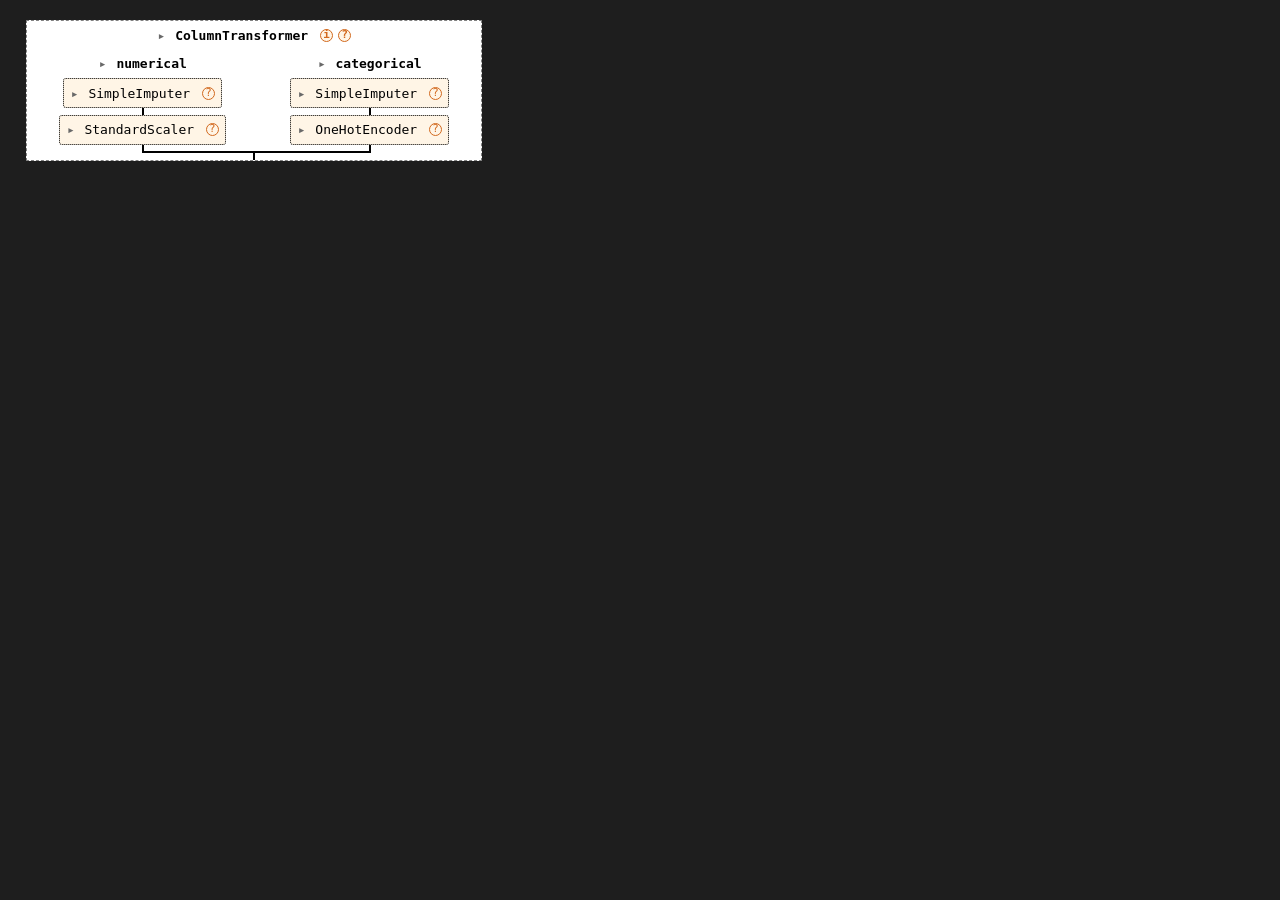
<file: pipeline.html>
<html>
<body style="background:#1e1e1e; padding:20px; margin:0;">
<style>.sk-global {
  /* Definition of color scheme common for light and dark mode */
  --sklearn-color-text: #000;
  --sklearn-color-text-muted: #666;
  --sklearn-color-line: gray;
  /* Definition of color scheme for unfitted estimators */
  --sklearn-color-unfitted-level-0: #fff5e6;
  --sklearn-color-unfitted-level-1: #f6e4d2;
  --sklearn-color-unfitted-level-2: #ffe0b3;
  --sklearn-color-unfitted-level-3: chocolate;
  /* Definition of color scheme for fitted estimators */
  --sklearn-color-fitted-level-0: #f0f8ff;
  --sklearn-color-fitted-level-1: #d4ebff;
  --sklearn-color-fitted-level-2: #b3dbfd;
  --sklearn-color-fitted-level-3: cornflowerblue;
}

.sk-global.light {
  /* Specific color for light theme */
  --sklearn-color-text-on-default-background: black;
  --sklearn-color-background: white;
  --sklearn-color-border-box: black;
  --sklearn-color-icon: #696969;
}

.sk-global.dark {
  --sklearn-color-text-on-default-background: white;
  --sklearn-color-background: #111;
  --sklearn-color-border-box: white;
  --sklearn-color-icon: #878787;
}

.sk-global {
  color: var(--sklearn-color-text);
}

.sk-global pre {
  padding: 0;
}

.sk-global input.sk-hidden--visually {
  border: 0;
  clip-path: inset(100%);
  height: 1px;
  margin: -1px;
  overflow: hidden;
  padding: 0;
  position: absolute;
  width: 1px;
}

.sk-global div.sk-dashed-wrapped {
  border: 1px dashed var(--sklearn-color-line);
  margin: 0 0.4em 0.5em 0.4em;
  box-sizing: border-box;
  padding-bottom: 0.4em;
  background-color: var(--sklearn-color-background);
}

.sk-global div.sk-container {
  /* jupyter's `normalize.less` sets `[hidden] { display: none; }`
     but bootstrap.min.css set `[hidden] { display: none !important; }`
     so we also need the `!important` here to be able to override the
     default hidden behavior on the sphinx rendered scikit-learn.org.
     See: https://github.com/scikit-learn/scikit-learn/issues/21755 */
  display: inline-block !important;
  position: relative;
}

.sk-global div.sk-text-repr-fallback {
  display: none;
}

div.sk-parallel-item,
div.sk-serial,
div.sk-item {
  /* draw centered vertical line to link estimators */
  background-image: linear-gradient(var(--sklearn-color-text-on-default-background), var(--sklearn-color-text-on-default-background));
  background-size: 2px 100%;
  background-repeat: no-repeat;
  background-position: center center;
}

/* Parallel-specific style estimator block */

.sk-global div.sk-parallel-item::after {
  content: "";
  width: 100%;
  border-bottom: 2px solid var(--sklearn-color-text-on-default-background);
  flex-grow: 1;
}

.sk-global div.sk-parallel {
  display: flex;
  align-items: stretch;
  justify-content: center;
  background-color: var(--sklearn-color-background);
  position: relative;
}

.sk-global div.sk-parallel-item {
  display: flex;
  flex-direction: column;
}

.sk-global div.sk-parallel-item:first-child::after {
  align-self: flex-end;
  width: 50%;
}

.sk-global div.sk-parallel-item:last-child::after {
  align-self: flex-start;
  width: 50%;
}

.sk-global div.sk-parallel-item:only-child::after {
  width: 0;
}

/* Serial-specific style estimator block */

.sk-global div.sk-serial {
  display: flex;
  flex-direction: column;
  align-items: center;
  background-color: var(--sklearn-color-background);
  padding-right: 1em;
  padding-left: 1em;
}


/* Toggleable style: style used for estimator/Pipeline/ColumnTransformer box that is
clickable and can be expanded/collapsed.
- Pipeline and ColumnTransformer use this feature and define the default style
- Estimators will overwrite some part of the style using the `sk-estimator` class
*/

/* Pipeline and ColumnTransformer style (default) */

.sk-global div.sk-toggleable {
  /* Default theme specific background. It is overwritten whether we have a
  specific estimator or a Pipeline/ColumnTransformer */
  background-color: var(--sklearn-color-background);
}

/* Toggleable label */
.sk-global label.sk-toggleable__label {
  cursor: pointer;
  display: flex;
  width: 100%;
  margin-bottom: 0;
  padding: 0.5em;
  box-sizing: border-box;
  text-align: center;
  align-items: center;
  justify-content: center;
  gap: 0.5em;
}

.sk-global label.sk-toggleable__label .caption {
  font-size: 0.6rem;
  font-weight: lighter;
  color: var(--sklearn-color-text-muted);
}

.sk-global label.sk-toggleable__label-arrow:before {
  /* Arrow on the left of the label */
  content: "▸";
  float: left;
  margin-right: 0.25em;
  color: var(--sklearn-color-icon);
}

.sk-global label.sk-toggleable__label-arrow:hover:before {
  color: var(--sklearn-color-text);
}

/* Toggleable content - dropdown */

.sk-global div.sk-toggleable__content {
  display: none;
  text-align: left;
  /* unfitted */
  background-color: var(--sklearn-color-unfitted-level-0);
}

.sk-global div.sk-toggleable__content.fitted {
  /* fitted */
  background-color: var(--sklearn-color-fitted-level-0);
}

.sk-global div.sk-toggleable__content pre {
  margin: 0.2em;
  border-radius: 0.25em;
  color: var(--sklearn-color-text);
  /* unfitted */
  background-color: var(--sklearn-color-unfitted-level-0);
}

.sk-global div.sk-toggleable__content.fitted pre {
  /* unfitted */
  background-color: var(--sklearn-color-fitted-level-0);
}

.sk-global input.sk-toggleable__control:checked~div.sk-toggleable__content {
  /* Expand drop-down */
  display: block;
  width: 100%;
  overflow: visible;
}

.sk-global input.sk-toggleable__control:checked~label.sk-toggleable__label-arrow:before {
  content: "▾";
}

/* Pipeline/ColumnTransformer-specific style */

.sk-global div.sk-label input.sk-toggleable__control:checked~label.sk-toggleable__label {
  color: var(--sklearn-color-text);
  background-color: var(--sklearn-color-unfitted-level-2);
}

.sk-global div.sk-label.fitted input.sk-toggleable__control:checked~label.sk-toggleable__label {
  background-color: var(--sklearn-color-fitted-level-2);
}

/* Estimator-specific style */

/* Colorize estimator box */
.sk-global div.sk-estimator input.sk-toggleable__control:checked~label.sk-toggleable__label {
  /* unfitted */
  background-color: var(--sklearn-color-unfitted-level-2);
}

.sk-global div.sk-estimator.fitted input.sk-toggleable__control:checked~label.sk-toggleable__label {
  /* fitted */
  background-color: var(--sklearn-color-fitted-level-2);
}

.sk-global div.sk-label label.sk-toggleable__label,
.sk-global div.sk-label label {
  /* The background is the default theme color */
  color: var(--sklearn-color-text-on-default-background);
}

/* On hover, darken the color of the background */
.sk-global div.sk-label:hover label.sk-toggleable__label {
  color: var(--sklearn-color-text);
  background-color: var(--sklearn-color-unfitted-level-2);
}

/* Label box, darken color on hover, fitted */
.sk-global div.sk-label.fitted:hover label.sk-toggleable__label.fitted {
  color: var(--sklearn-color-text);
  background-color: var(--sklearn-color-fitted-level-2);
}

/* Estimator label */

.sk-global div.sk-label label {
  font-family: monospace;
  font-weight: bold;
  line-height: 1.2em;
}

.sk-global div.sk-label-container {
  text-align: center;
}

/* Estimator-specific */
.sk-global div.sk-estimator {
  font-family: monospace;
  border: 1px dotted var(--sklearn-color-border-box);
  border-radius: 0.25em;
  box-sizing: border-box;
  margin-bottom: 0.5em;
  /* unfitted */
  background-color: var(--sklearn-color-unfitted-level-0);
}

.sk-global div.sk-estimator.fitted {
  /* fitted */
  background-color: var(--sklearn-color-fitted-level-0);
}

/* on hover */
.sk-global div.sk-estimator:hover {
  /* unfitted */
  background-color: var(--sklearn-color-unfitted-level-2);
}

.sk-global div.sk-estimator.fitted:hover {
  /* fitted */
  background-color: var(--sklearn-color-fitted-level-2);
}

/* Specification for estimator info (e.g. "i" and "?") */

/* Common style for "i" and "?" */

.sk-estimator-doc-link,
a:link.sk-estimator-doc-link,
a:visited.sk-estimator-doc-link {
  float: right;
  font-size: smaller;
  line-height: 1em;
  font-family: monospace;
  background-color: var(--sklearn-color-unfitted-level-0);
  border-radius: 1em;
  height: 1em;
  width: 1em;
  text-decoration: none !important;
  margin-left: 0.5em;
  text-align: center;
  /* unfitted */
  border: var(--sklearn-color-unfitted-level-3) 1pt solid;
  color: var(--sklearn-color-unfitted-level-3);
}

.sk-estimator-doc-link.fitted,
a:link.sk-estimator-doc-link.fitted,
a:visited.sk-estimator-doc-link.fitted {
  /* fitted */
  background-color: var(--sklearn-color-fitted-level-0);
  border: var(--sklearn-color-fitted-level-3) 1pt solid;
  color: var(--sklearn-color-fitted-level-3);
}

/* On hover */
div.sk-estimator:hover .sk-estimator-doc-link:hover,
.sk-estimator-doc-link:hover,
div.sk-label-container:hover .sk-estimator-doc-link:hover,
.sk-estimator-doc-link:hover {
  /* unfitted */
  background-color: var(--sklearn-color-unfitted-level-3);
  border: var(--sklearn-color-fitted-level-0) 1pt solid;
  color: var(--sklearn-color-unfitted-level-0);
  text-decoration: none;
}

div.sk-estimator.fitted:hover .sk-estimator-doc-link.fitted:hover,
.sk-estimator-doc-link.fitted:hover,
div.sk-label-container:hover .sk-estimator-doc-link.fitted:hover,
.sk-estimator-doc-link.fitted:hover {
  /* fitted */
  background-color: var(--sklearn-color-fitted-level-3);
  border: var(--sklearn-color-fitted-level-0) 1pt solid;
  color: var(--sklearn-color-fitted-level-0);
  text-decoration: none;
}

/* Span, style for the box shown on hovering the info icon */
.sk-estimator-doc-link span {
  display: none;
  z-index: 9999;
  position: relative;
  font-weight: normal;
  right: .2ex;
  padding: .5ex;
  margin: .5ex;
  width: min-content;
  min-width: 20ex;
  max-width: 50ex;
  color: var(--sklearn-color-text);
  box-shadow: 2pt 2pt 4pt #999;
  /* unfitted */
  background: var(--sklearn-color-unfitted-level-0);
  border: .5pt solid var(--sklearn-color-unfitted-level-3);
}

.sk-estimator-doc-link.fitted span {
  /* fitted */
  background: var(--sklearn-color-fitted-level-0);
  border: var(--sklearn-color-fitted-level-3);
}

.sk-estimator-doc-link:hover span {
  display: block;
}

/* "?"-specific style due to the `<a>` HTML tag */

.sk-global a.estimator_doc_link {
  float: right;
  font-size: 1rem;
  line-height: 1em;
  font-family: monospace;
  background-color: var(--sklearn-color-unfitted-level-0);
  border-radius: 1rem;
  height: 1rem;
  width: 1rem;
  text-decoration: none;
  /* unfitted */
  color: var(--sklearn-color-unfitted-level-1);
  border: var(--sklearn-color-unfitted-level-1) 1pt solid;
}

.sk-global a.estimator_doc_link.fitted {
  /* fitted */
  background-color: var(--sklearn-color-fitted-level-0);
  border: var(--sklearn-color-fitted-level-1) 1pt solid;
  color: var(--sklearn-color-fitted-level-1);
}

/* On hover */
.sk-global a.estimator_doc_link:hover {
  /* unfitted */
  background-color: var(--sklearn-color-unfitted-level-3);
  color: var(--sklearn-color-background);
  text-decoration: none;
}

.sk-global a.estimator_doc_link.fitted:hover {
  /* fitted */
  background-color: var(--sklearn-color-fitted-level-3);
}

.sk-top-container.sk-global {
  /* pydata-sphinx-theme hides overflow, so scrolling is disabled.
   We need to set it to !important and add tabindex="0" in the HTML
   to allow keyboard-only users to navigate the display. */
  overflow-x: scroll !important;
  max-width: 100%;
}

.estimator-table {
    font-family: monospace;
}

.estimator-table summary {
    padding: .5rem;
    cursor: pointer;
}

.estimator-table summary::marker {
    font-size: 0.7rem;
}

.estimator-table details[open] {
    padding-left: 0.1rem;
    padding-right: 0.1rem;
    padding-bottom: 0.3rem;
}

.estimator-table .parameters-table {
    margin-left: auto !important;
    margin-right: auto !important;
    margin-top: 0;
}

.estimator-table .parameters-table tr:nth-child(odd) {
    background-color: #fff;
}

.estimator-table .parameters-table tr:nth-child(even) {
    background-color: #f6f6f6;
}

.estimator-table .parameters-table tr:hover td {
    background-color: #e0e0e0;
}

.estimator-table table :is(td, th) {
    border: 1px solid rgba(106, 105, 104, 0.232);
}

/*
    `table td`is set in notebook with right text-align.
    We need to overwrite it.
*/
.estimator-table table td.param {
    text-align: left;
    position: relative;
    padding: 0;
}

.user-set td {
    color:rgb(255, 94, 0);
    text-align: left !important;
}

.user-set td.value {
    color:rgb(255, 94, 0);
    background-color: transparent;
}

.default td, .estimator-table th {
    color: black;
    text-align: left !important;
}

.user-set td i,
.default td i {
    color: black;
}

td.fitted-att-type {
    white-space: preserve nowrap;
}

/*
    Styles for parameter documentation links
    We need styling for visited so jupyter doesn't overwrite it
*/
a.param-doc-link,
a.param-doc-link:link,
a.param-doc-link:visited {
    text-decoration: underline dashed;
    text-underline-offset: .3em;
    color: inherit;
    display: block;
    padding: .5em;
}

@supports(anchor-name: --doc-link) {
    a.param-doc-link,
    a.param-doc-link:link,
    a.param-doc-link:visited {
    anchor-name: --doc-link;
    }
}

/* "hack" to make the entire area of the cell containing the link clickable */
a.param-doc-link::before {
    position: absolute;
    content: "";
    inset: 0;
}

.param-doc-description {
    display: none;
    position: absolute;
    z-index: 9999;
    left: 0;
    padding: .5ex;
    margin-left: 1.5em;
    color: var(--sklearn-color-text);
    box-shadow: .3em .3em .4em #999;
    width: max-content;
    text-align: left;
    max-height: 10em;
    overflow-y: auto;

    /* unfitted */
    background: var(--sklearn-color-unfitted-level-0);
    border: thin solid var(--sklearn-color-unfitted-level-3);
}

@supports(position-area: center right) {
    .param-doc-description {
    position-area: center right;
    position: fixed;
    margin-left: 0;
    }
}

/* Fitted state for parameter tooltips */
.fitted .param-doc-description {
    /* fitted */
    background: var(--sklearn-color-fitted-level-0);
    border: thin solid var(--sklearn-color-fitted-level-3);
}

.param-doc-link:hover .param-doc-description {
    display: block;
}

.copy-paste-icon {
    background-image: url([data-uri]);
    background-repeat: no-repeat;
    background-size: 14px 14px;
    background-position: 0;
    display: inline-block;
    width: 14px;
    height: 14px;
    cursor: pointer;
    border: none;
    padding: 0;
    background-color: transparent;
}

.copy-paste-icon:focus-visible {
    outline: 1px solid currentColor;
    outline-offset: 1px;
}

.features {
  font-family: monospace;
  cursor: pointer;
  background-color: var(--sklearn-color-unfitted-level-0);
  border: 1px dotted var(--sklearn-color-border-box);
  border-radius: .20em;
  margin-bottom: 0.5em;
  font-size: inherit; /* Needed for jupyter */
}

.features.fitted {
  background-color: var(--sklearn-color-fitted-level-0);
}

.features summary {
  cursor: pointer;
  display: flex;
  margin-bottom: 0;
  text-align: center;
  align-items: center;
  justify-content: center;
  gap: 0.5em;
  padding: .25em;
}

.features details[open] > summary {
  color: var(--sklearn-color-text);
  background-color: var(--sklearn-color-unfitted-level-2);
  border-radius: .20em 0 0 0;
}

.features.fitted details[open] > summary {
  background-color: var(--sklearn-color-fitted-level-2);
  border-radius: .20em 0 0 0;
}

.features details > summary .arrow::before {
  content: "▸";
  color: grey;
}

.features details[open] > summary .arrow::before {
  content: "▾";
}

.features details:hover > summary {
  margin: 0;
  background-color: var(--sklearn-color-unfitted-level-2);
}

.features.fitted details:hover > summary {
  margin: 0;
  background-color: var(--sklearn-color-fitted-level-2);
}

.features .features-container {
  max-height: 10em;
  overflow: auto;
  scrollbar-width: thin;
  padding: .25em 0.1rem;
  background-color: var(--sklearn-color-unfitted-level-0);
  border-radius: 0 0 .5em .5em;
}

.features.fitted .features-container {
  background-color: var(--sklearn-color-fitted-level-0);
}

.features .image-container {
  block-size: 1em;
  inline-size: 1em;
  padding: 0;
  margin: 0%;
  display: flex;
  justify-content: center;
  align-items: center;
}

.features .copy-paste-icon {
  background-size: 1em 1em;
  width: 1em;
  height: 1em;
  filter: grayscale(100%) opacity(60%);
}

.features .features-container table {
  width: 100%;
  margin: 0.01em;
}

.features .features-container table tr:nth-child(odd) {
  background-color: #fff;
}

.features .features-container table tr:nth-child(even) {
  background-color: #f6f6f6;
}

.features .features-container table tr:hover {
  background-color: #e0e0e0;
}

.features .features-container table {
  table-layout: inherit;
}

.features .features-container table td {
  text-align: left;
  padding: 0 0.5em;
  border: 1px solid rgba(106, 105, 104, 0.232);
  white-space: nowrap;
  color: var(--sklearn-color-text);
}

.total_features {
  display: flex;
  justify-content: center;
  margin-top: 0.5em;
}
</style><body><div id="sk-container-id-2" tabindex="0" class="sk-top-container sk-global"><div class="sk-text-repr-fallback"><pre>ColumnTransformer(transformers=[(&#x27;numerical&#x27;,
                                 Pipeline(steps=[(&#x27;impute&#x27;,
                                                  SimpleImputer(strategy=&#x27;median&#x27;)),
                                                 (&#x27;scale&#x27;, StandardScaler())]),
                                 [&#x27;latitude&#x27;, &#x27;longitude&#x27;, &#x27;price&#x27;,
                                  &#x27;minimum_nights&#x27;, &#x27;number_of_reviews&#x27;,
                                  &#x27;reviews_per_month&#x27;,
                                  &#x27;calculated_host_listings_count&#x27;,
                                  &#x27;availability_365&#x27;]),
                                (&#x27;categorical&#x27;,
                                 Pipeline(steps=[(&#x27;impute&#x27;,
                                                  SimpleImputer(strategy=&#x27;most_frequent&#x27;)),
                                                 (&#x27;encode&#x27;,
                                                  OneHotEncoder(handle_unknown=&#x27;ignore&#x27;))]),
                                 [&#x27;neighbourhood_group&#x27;, &#x27;neighbourhood&#x27;])])</pre><b>In a Jupyter environment, please rerun this cell to show the HTML representation or trust the notebook. <br />On GitHub, the HTML representation is unable to render, please try loading this page with nbviewer.org.</b></div><div class="sk-container" hidden><div class="sk-item sk-dashed-wrapped"><div class="sk-label-container"><div class="sk-label  sk-toggleable"><input class="sk-toggleable__control sk-hidden--visually sk-global" id="sk-estimator-id-8" type="checkbox" ><label for="sk-estimator-id-8" class="sk-toggleable__label  sk-toggleable__label-arrow"><div><div>ColumnTransformer</div></div><div><a class="sk-estimator-doc-link " rel="noreferrer" target="_blank" href="https://scikit-learn.org/1.9/modules/generated/sklearn.compose.ColumnTransformer.html">?<span>Documentation for ColumnTransformer</span></a><span class="sk-estimator-doc-link ">i<span>Not fitted</span></span></div></label><div class="sk-toggleable__content " data-param-prefix="">
        <div class="estimator-table">
            <details>
                <summary>Parameters</summary>
                <table class="parameters-table">
                  <tbody>
                    
        <tr class="user-set">
            <td><button type="button" class="copy-paste-icon"
                 aria-label="Copy transformers to clipboard"
                 onclick="copyToClipboard('transformers',
                          this.parentElement.nextElementSibling)"
            ></button></td>
            <td class="param">
        <a class="param-doc-link"
            style="anchor-name: --doc-link-transformers;"
            rel="noreferrer" target="_blank" href="https://scikit-learn.org/1.9/modules/generated/sklearn.compose.ColumnTransformer.html#:~:text=transformers,-list%20of%20tuples">
            transformers
            <span class="param-doc-description"
            style="position-anchor: --doc-link-transformers;">
            transformers: list of tuples<br><br>List of (name, transformer, columns) tuples specifying the<br>transformer objects to be applied to subsets of the data.<br><br>name : str<br>    Like in Pipeline and FeatureUnion, this allows the transformer and<br>    its parameters to be set using ``set_params`` and searched in grid<br>    search.<br>transformer : {&#x27;drop&#x27;, &#x27;passthrough&#x27;} or estimator<br>    Estimator must support :term:`fit` and :term:`transform`.<br>    Special-cased strings &#x27;drop&#x27; and &#x27;passthrough&#x27; are accepted as<br>    well, to indicate to drop the columns or to pass them through<br>    untransformed, respectively.<br>columns :  str, array-like of str, int, array-like of int,                 array-like of bool, slice or callable<br>    Indexes the data on its second axis. Integers are interpreted as<br>    positional columns, while strings can reference DataFrame columns<br>    by name.  A scalar string or int should be used where<br>    ``transformer`` expects X to be a 1d array-like (vector),<br>    otherwise a 2d array will be passed to the transformer.<br>    A callable is passed the input data `X` and can return any of the<br>    above. To select multiple columns by name or dtype, you can use<br>    :obj:`make_column_selector`.</span>
        </a>
    </td>
            <td class="value">[(&#x27;numerical&#x27;, ...), (&#x27;categorical&#x27;, ...)]</td>
        </tr>
    

        <tr class="default">
            <td><button type="button" class="copy-paste-icon"
                 aria-label="Copy remainder to clipboard"
                 onclick="copyToClipboard('remainder',
                          this.parentElement.nextElementSibling)"
            ></button></td>
            <td class="param">
        <a class="param-doc-link"
            style="anchor-name: --doc-link-remainder;"
            rel="noreferrer" target="_blank" href="https://scikit-learn.org/1.9/modules/generated/sklearn.compose.ColumnTransformer.html#:~:text=remainder,-%7B%27drop%27%2C%20%27passthrough%27%7D%20or%20estimator%2C%20default%3D%27drop%27">
            remainder
            <span class="param-doc-description"
            style="position-anchor: --doc-link-remainder;">
            remainder: {&#x27;drop&#x27;, &#x27;passthrough&#x27;} or estimator, default=&#x27;drop&#x27;<br><br>By default, only the specified columns in `transformers` are<br>transformed and combined in the output, and the non-specified<br>columns are dropped. (default of ``&#x27;drop&#x27;``).<br>By specifying ``remainder=&#x27;passthrough&#x27;``, all remaining columns that<br>were not specified in `transformers`, but present in the data passed<br>to `fit` will be automatically passed through. This subset of columns<br>is concatenated with the output of the transformers. For dataframes,<br>extra columns not seen during `fit` will be excluded from the output<br>of `transform`.<br>By setting ``remainder`` to be an estimator, the remaining<br>non-specified columns will use the ``remainder`` estimator. The<br>estimator must support :term:`fit` and :term:`transform`.<br>Note that using this feature requires that the DataFrame columns<br>input at :term:`fit` and :term:`transform` have identical order.</span>
        </a>
    </td>
            <td class="value">&#x27;drop&#x27;</td>
        </tr>
    

        <tr class="default">
            <td><button type="button" class="copy-paste-icon"
                 aria-label="Copy sparse_threshold to clipboard"
                 onclick="copyToClipboard('sparse_threshold',
                          this.parentElement.nextElementSibling)"
            ></button></td>
            <td class="param">
        <a class="param-doc-link"
            style="anchor-name: --doc-link-sparse_threshold;"
            rel="noreferrer" target="_blank" href="https://scikit-learn.org/1.9/modules/generated/sklearn.compose.ColumnTransformer.html#:~:text=sparse_threshold,-float%2C%20default%3D0.3">
            sparse_threshold
            <span class="param-doc-description"
            style="position-anchor: --doc-link-sparse_threshold;">
            sparse_threshold: float, default=0.3<br><br>If the output of the different transformers contains sparse matrices,<br>these will be stacked as a sparse matrix if the overall density is<br>lower than this value. Use ``sparse_threshold=0`` to always return<br>dense.  When the transformed output consists of all dense data, the<br>stacked result will be dense, and this keyword will be ignored.</span>
        </a>
    </td>
            <td class="value">0.3</td>
        </tr>
    

        <tr class="default">
            <td><button type="button" class="copy-paste-icon"
                 aria-label="Copy n_jobs to clipboard"
                 onclick="copyToClipboard('n_jobs',
                          this.parentElement.nextElementSibling)"
            ></button></td>
            <td class="param">
        <a class="param-doc-link"
            style="anchor-name: --doc-link-n_jobs;"
            rel="noreferrer" target="_blank" href="https://scikit-learn.org/1.9/modules/generated/sklearn.compose.ColumnTransformer.html#:~:text=n_jobs,-int%2C%20default%3DNone">
            n_jobs
            <span class="param-doc-description"
            style="position-anchor: --doc-link-n_jobs;">
            n_jobs: int, default=None<br><br>Number of jobs to run in parallel.<br>``None`` means 1 unless in a :obj:`joblib.parallel_backend` context.<br>``-1`` means using all processors. See :term:`Glossary &lt;n_jobs&gt;`<br>for more details.</span>
        </a>
    </td>
            <td class="value">None</td>
        </tr>
    

        <tr class="default">
            <td><button type="button" class="copy-paste-icon"
                 aria-label="Copy transformer_weights to clipboard"
                 onclick="copyToClipboard('transformer_weights',
                          this.parentElement.nextElementSibling)"
            ></button></td>
            <td class="param">
        <a class="param-doc-link"
            style="anchor-name: --doc-link-transformer_weights;"
            rel="noreferrer" target="_blank" href="https://scikit-learn.org/1.9/modules/generated/sklearn.compose.ColumnTransformer.html#:~:text=transformer_weights,-dict%2C%20default%3DNone">
            transformer_weights
            <span class="param-doc-description"
            style="position-anchor: --doc-link-transformer_weights;">
            transformer_weights: dict, default=None<br><br>Multiplicative weights for features per transformer. The output of the<br>transformer is multiplied by these weights. Keys are transformer names,<br>values the weights.</span>
        </a>
    </td>
            <td class="value">None</td>
        </tr>
    

        <tr class="default">
            <td><button type="button" class="copy-paste-icon"
                 aria-label="Copy verbose to clipboard"
                 onclick="copyToClipboard('verbose',
                          this.parentElement.nextElementSibling)"
            ></button></td>
            <td class="param">
        <a class="param-doc-link"
            style="anchor-name: --doc-link-verbose;"
            rel="noreferrer" target="_blank" href="https://scikit-learn.org/1.9/modules/generated/sklearn.compose.ColumnTransformer.html#:~:text=verbose,-bool%2C%20default%3DFalse">
            verbose
            <span class="param-doc-description"
            style="position-anchor: --doc-link-verbose;">
            verbose: bool, default=False<br><br>If True, the time elapsed while fitting each transformer will be<br>printed as it is completed.</span>
        </a>
    </td>
            <td class="value">False</td>
        </tr>
    

        <tr class="default">
            <td><button type="button" class="copy-paste-icon"
                 aria-label="Copy verbose_feature_names_out to clipboard"
                 onclick="copyToClipboard('verbose_feature_names_out',
                          this.parentElement.nextElementSibling)"
            ></button></td>
            <td class="param">
        <a class="param-doc-link"
            style="anchor-name: --doc-link-verbose_feature_names_out;"
            rel="noreferrer" target="_blank" href="https://scikit-learn.org/1.9/modules/generated/sklearn.compose.ColumnTransformer.html#:~:text=verbose_feature_names_out,-bool%2C%20str%20or%20Callable%5B%5Bstr%2C%20str%5D%2C%20str%5D%2C%20default%3DTrue">
            verbose_feature_names_out
            <span class="param-doc-description"
            style="position-anchor: --doc-link-verbose_feature_names_out;">
            verbose_feature_names_out: bool, str or Callable[[str, str], str], default=True<br><br>- If True, :meth:`ColumnTransformer.get_feature_names_out` will prefix<br>  all feature names with the name of the transformer that generated that<br>  feature. It is equivalent to setting<br>  `verbose_feature_names_out=&quot;{transformer_name}__{feature_name}&quot;`.<br>- If False, :meth:`ColumnTransformer.get_feature_names_out` will not<br>  prefix any feature names and will error if feature names are not<br>  unique.<br>- If ``Callable[[str, str], str]``,<br>  :meth:`ColumnTransformer.get_feature_names_out` will rename all the features<br>  using the name of the transformer. The first argument of the callable is the<br>  transformer name and the second argument is the feature name. The returned<br>  string will be the new feature name.<br>- If ``str``, it must be a string ready for formatting. The given string will<br>  be formatted using two field names: ``transformer_name`` and ``feature_name``.<br>  e.g. ``&quot;{feature_name}__{transformer_name}&quot;``. See :meth:`str.format` method<br>  from the standard library for more info.<br><br>.. versionadded:: 1.0<br><br>.. versionchanged:: 1.6<br>    `verbose_feature_names_out` can be a callable or a string to be formatted.</span>
        </a>
    </td>
            <td class="value">True</td>
        </tr>
    
                  </tbody>
                </table>
            </details>
        </div>
    </div></div></div><div class="sk-parallel"><div class="sk-parallel-item"><div class="sk-item"><div class="sk-label-container"><div class="sk-label  sk-toggleable"><input class="sk-toggleable__control sk-hidden--visually sk-global" id="sk-estimator-id-9" type="checkbox" ><label for="sk-estimator-id-9" class="sk-toggleable__label  sk-toggleable__label-arrow"><div><div>numerical</div></div></label><div class="sk-toggleable__content " data-param-prefix="numerical__"><pre>[&#x27;latitude&#x27;, &#x27;longitude&#x27;, &#x27;price&#x27;, &#x27;minimum_nights&#x27;, &#x27;number_of_reviews&#x27;, &#x27;reviews_per_month&#x27;, &#x27;calculated_host_listings_count&#x27;, &#x27;availability_365&#x27;]</pre></div></div></div><div class="sk-serial"><div class="sk-item"><div class="sk-serial"><div class="sk-item"><div class="sk-estimator  sk-toggleable"><input class="sk-toggleable__control sk-hidden--visually sk-global" id="sk-estimator-id-10" type="checkbox" ><label for="sk-estimator-id-10" class="sk-toggleable__label  sk-toggleable__label-arrow"><div><div>SimpleImputer</div></div><div><a class="sk-estimator-doc-link " rel="noreferrer" target="_blank" href="https://scikit-learn.org/1.9/modules/generated/sklearn.impute.SimpleImputer.html">?<span>Documentation for SimpleImputer</span></a></div></label><div class="sk-toggleable__content " data-param-prefix="numerical__impute__">
        <div class="estimator-table">
            <details>
                <summary>Parameters</summary>
                <table class="parameters-table">
                  <tbody>
                    
        <tr class="user-set">
            <td><button type="button" class="copy-paste-icon"
                 aria-label="Copy strategy to clipboard"
                 onclick="copyToClipboard('strategy',
                          this.parentElement.nextElementSibling)"
            ></button></td>
            <td class="param">
        <a class="param-doc-link"
            style="anchor-name: --doc-link-strategy;"
            rel="noreferrer" target="_blank" href="https://scikit-learn.org/1.9/modules/generated/sklearn.impute.SimpleImputer.html#:~:text=strategy,-str%20or%20Callable%2C%20default%3D%27mean%27">
            strategy
            <span class="param-doc-description"
            style="position-anchor: --doc-link-strategy;">
            strategy: str or Callable, default=&#x27;mean&#x27;<br><br>The imputation strategy.<br><br>- If &quot;mean&quot;, then replace missing values using the mean along<br>  each column. Can only be used with numeric data.<br>- If &quot;median&quot;, then replace missing values using the median along<br>  each column. Can only be used with numeric data.<br>- If &quot;most_frequent&quot;, then replace missing using the most frequent<br>  value along each column. Can be used with strings or numeric data.<br>  If there is more than one such value, only the smallest is returned.<br>- If &quot;constant&quot;, then replace missing values with fill_value. Can be<br>  used with strings or numeric data.<br>- If an instance of Callable, then replace missing values using the<br>  scalar statistic returned by running the callable over a dense 1d<br>  array containing non-missing values of each column.<br><br>.. versionadded:: 0.20<br>   strategy=&quot;constant&quot; for fixed value imputation.<br><br>.. versionadded:: 1.5<br>   strategy=callable for custom value imputation.</span>
        </a>
    </td>
            <td class="value">&#x27;median&#x27;</td>
        </tr>
    

        <tr class="default">
            <td><button type="button" class="copy-paste-icon"
                 aria-label="Copy missing_values to clipboard"
                 onclick="copyToClipboard('missing_values',
                          this.parentElement.nextElementSibling)"
            ></button></td>
            <td class="param">
        <a class="param-doc-link"
            style="anchor-name: --doc-link-missing_values;"
            rel="noreferrer" target="_blank" href="https://scikit-learn.org/1.9/modules/generated/sklearn.impute.SimpleImputer.html#:~:text=missing_values,-int%2C%20float%2C%20str%2C%20np.nan%2C%20None%20or%20pandas.NA%2C%20default%3Dnp.nan">
            missing_values
            <span class="param-doc-description"
            style="position-anchor: --doc-link-missing_values;">
            missing_values: int, float, str, np.nan, None or pandas.NA, default=np.nan<br><br>The placeholder for the missing values. All occurrences of<br>`missing_values` will be imputed. For pandas&#x27; dataframes with<br>nullable integer dtypes with missing values, `missing_values`<br>can be set to either `np.nan` or `pd.NA`.</span>
        </a>
    </td>
            <td class="value">nan</td>
        </tr>
    

        <tr class="default">
            <td><button type="button" class="copy-paste-icon"
                 aria-label="Copy fill_value to clipboard"
                 onclick="copyToClipboard('fill_value',
                          this.parentElement.nextElementSibling)"
            ></button></td>
            <td class="param">
        <a class="param-doc-link"
            style="anchor-name: --doc-link-fill_value;"
            rel="noreferrer" target="_blank" href="https://scikit-learn.org/1.9/modules/generated/sklearn.impute.SimpleImputer.html#:~:text=fill_value,-str%20or%20numerical%20value%2C%20default%3DNone">
            fill_value
            <span class="param-doc-description"
            style="position-anchor: --doc-link-fill_value;">
            fill_value: str or numerical value, default=None<br><br>When strategy == &quot;constant&quot;, `fill_value` is used to replace all<br>occurrences of missing_values. For string or object data types,<br>`fill_value` must be a string.<br>If `None`, `fill_value` will be 0 when imputing numerical<br>data and &quot;missing_value&quot; for strings or object data types.</span>
        </a>
    </td>
            <td class="value">None</td>
        </tr>
    

        <tr class="default">
            <td><button type="button" class="copy-paste-icon"
                 aria-label="Copy copy to clipboard"
                 onclick="copyToClipboard('copy',
                          this.parentElement.nextElementSibling)"
            ></button></td>
            <td class="param">
        <a class="param-doc-link"
            style="anchor-name: --doc-link-copy;"
            rel="noreferrer" target="_blank" href="https://scikit-learn.org/1.9/modules/generated/sklearn.impute.SimpleImputer.html#:~:text=copy,-bool%2C%20default%3DTrue">
            copy
            <span class="param-doc-description"
            style="position-anchor: --doc-link-copy;">
            copy: bool, default=True<br><br>If True, a copy of X will be created. If False, imputation will<br>be done in-place whenever possible. Note that, in the following cases,<br>a new copy will always be made, even if `copy=False`:<br><br>- If `X` is not an array of floating values;<br>- If `X` is encoded as a CSR matrix;<br>- If `add_indicator=True`.</span>
        </a>
    </td>
            <td class="value">True</td>
        </tr>
    

        <tr class="default">
            <td><button type="button" class="copy-paste-icon"
                 aria-label="Copy add_indicator to clipboard"
                 onclick="copyToClipboard('add_indicator',
                          this.parentElement.nextElementSibling)"
            ></button></td>
            <td class="param">
        <a class="param-doc-link"
            style="anchor-name: --doc-link-add_indicator;"
            rel="noreferrer" target="_blank" href="https://scikit-learn.org/1.9/modules/generated/sklearn.impute.SimpleImputer.html#:~:text=add_indicator,-bool%2C%20default%3DFalse">
            add_indicator
            <span class="param-doc-description"
            style="position-anchor: --doc-link-add_indicator;">
            add_indicator: bool, default=False<br><br>If True, a :class:`MissingIndicator` transform will stack onto output<br>of the imputer&#x27;s transform. This allows a predictive estimator<br>to account for missingness despite imputation. If a feature has no<br>missing values at fit/train time, the feature won&#x27;t appear on<br>the missing indicator even if there are missing values at<br>transform/test time.</span>
        </a>
    </td>
            <td class="value">False</td>
        </tr>
    

        <tr class="default">
            <td><button type="button" class="copy-paste-icon"
                 aria-label="Copy keep_empty_features to clipboard"
                 onclick="copyToClipboard('keep_empty_features',
                          this.parentElement.nextElementSibling)"
            ></button></td>
            <td class="param">
        <a class="param-doc-link"
            style="anchor-name: --doc-link-keep_empty_features;"
            rel="noreferrer" target="_blank" href="https://scikit-learn.org/1.9/modules/generated/sklearn.impute.SimpleImputer.html#:~:text=keep_empty_features,-bool%2C%20default%3DFalse">
            keep_empty_features
            <span class="param-doc-description"
            style="position-anchor: --doc-link-keep_empty_features;">
            keep_empty_features: bool, default=False<br><br>If True, features that consist exclusively of missing values when<br>`fit` is called are returned in results when `transform` is called.<br>The imputed value is always `0` except when `strategy=&quot;constant&quot;`<br>in which case `fill_value` will be used instead.<br><br>.. versionadded:: 1.2</span>
        </a>
    </td>
            <td class="value">False</td>
        </tr>
    
                  </tbody>
                </table>
            </details>
        </div>
    </div></div></div><div class="sk-item"><div class="sk-estimator  sk-toggleable"><input class="sk-toggleable__control sk-hidden--visually sk-global" id="sk-estimator-id-11" type="checkbox" ><label for="sk-estimator-id-11" class="sk-toggleable__label  sk-toggleable__label-arrow"><div><div>StandardScaler</div></div><div><a class="sk-estimator-doc-link " rel="noreferrer" target="_blank" href="https://scikit-learn.org/1.9/modules/generated/sklearn.preprocessing.StandardScaler.html">?<span>Documentation for StandardScaler</span></a></div></label><div class="sk-toggleable__content " data-param-prefix="numerical__scale__">
        <div class="estimator-table">
            <details>
                <summary>Parameters</summary>
                <table class="parameters-table">
                  <tbody>
                    
        <tr class="default">
            <td><button type="button" class="copy-paste-icon"
                 aria-label="Copy copy to clipboard"
                 onclick="copyToClipboard('copy',
                          this.parentElement.nextElementSibling)"
            ></button></td>
            <td class="param">
        <a class="param-doc-link"
            style="anchor-name: --doc-link-copy;"
            rel="noreferrer" target="_blank" href="https://scikit-learn.org/1.9/modules/generated/sklearn.preprocessing.StandardScaler.html#:~:text=copy,-bool%2C%20default%3DTrue">
            copy
            <span class="param-doc-description"
            style="position-anchor: --doc-link-copy;">
            copy: bool, default=True<br><br>If False, try to avoid a copy and do inplace scaling instead.<br>This is not guaranteed to always work inplace; e.g. if the data is<br>not a NumPy array or scipy.sparse CSR matrix, a copy may still be<br>returned.</span>
        </a>
    </td>
            <td class="value">True</td>
        </tr>
    

        <tr class="default">
            <td><button type="button" class="copy-paste-icon"
                 aria-label="Copy with_mean to clipboard"
                 onclick="copyToClipboard('with_mean',
                          this.parentElement.nextElementSibling)"
            ></button></td>
            <td class="param">
        <a class="param-doc-link"
            style="anchor-name: --doc-link-with_mean;"
            rel="noreferrer" target="_blank" href="https://scikit-learn.org/1.9/modules/generated/sklearn.preprocessing.StandardScaler.html#:~:text=with_mean,-bool%2C%20default%3DTrue">
            with_mean
            <span class="param-doc-description"
            style="position-anchor: --doc-link-with_mean;">
            with_mean: bool, default=True<br><br>If True, center the data before scaling.<br>This does not work (and will raise an exception) when attempted on<br>sparse matrices, because centering them entails building a dense<br>matrix which in common use cases is likely to be too large to fit in<br>memory.</span>
        </a>
    </td>
            <td class="value">True</td>
        </tr>
    

        <tr class="default">
            <td><button type="button" class="copy-paste-icon"
                 aria-label="Copy with_std to clipboard"
                 onclick="copyToClipboard('with_std',
                          this.parentElement.nextElementSibling)"
            ></button></td>
            <td class="param">
        <a class="param-doc-link"
            style="anchor-name: --doc-link-with_std;"
            rel="noreferrer" target="_blank" href="https://scikit-learn.org/1.9/modules/generated/sklearn.preprocessing.StandardScaler.html#:~:text=with_std,-bool%2C%20default%3DTrue">
            with_std
            <span class="param-doc-description"
            style="position-anchor: --doc-link-with_std;">
            with_std: bool, default=True<br><br>If True, scale the data to unit variance (or equivalently,<br>unit standard deviation).</span>
        </a>
    </td>
            <td class="value">True</td>
        </tr>
    
                  </tbody>
                </table>
            </details>
        </div>
    </div></div></div></div></div></div></div></div><div class="sk-parallel-item"><div class="sk-item"><div class="sk-label-container"><div class="sk-label  sk-toggleable"><input class="sk-toggleable__control sk-hidden--visually sk-global" id="sk-estimator-id-12" type="checkbox" ><label for="sk-estimator-id-12" class="sk-toggleable__label  sk-toggleable__label-arrow"><div><div>categorical</div></div></label><div class="sk-toggleable__content " data-param-prefix="categorical__"><pre>[&#x27;neighbourhood_group&#x27;, &#x27;neighbourhood&#x27;]</pre></div></div></div><div class="sk-serial"><div class="sk-item"><div class="sk-serial"><div class="sk-item"><div class="sk-estimator  sk-toggleable"><input class="sk-toggleable__control sk-hidden--visually sk-global" id="sk-estimator-id-13" type="checkbox" ><label for="sk-estimator-id-13" class="sk-toggleable__label  sk-toggleable__label-arrow"><div><div>SimpleImputer</div></div><div><a class="sk-estimator-doc-link " rel="noreferrer" target="_blank" href="https://scikit-learn.org/1.9/modules/generated/sklearn.impute.SimpleImputer.html">?<span>Documentation for SimpleImputer</span></a></div></label><div class="sk-toggleable__content " data-param-prefix="categorical__impute__">
        <div class="estimator-table">
            <details>
                <summary>Parameters</summary>
                <table class="parameters-table">
                  <tbody>
                    
        <tr class="user-set">
            <td><button type="button" class="copy-paste-icon"
                 aria-label="Copy strategy to clipboard"
                 onclick="copyToClipboard('strategy',
                          this.parentElement.nextElementSibling)"
            ></button></td>
            <td class="param">
        <a class="param-doc-link"
            style="anchor-name: --doc-link-strategy;"
            rel="noreferrer" target="_blank" href="https://scikit-learn.org/1.9/modules/generated/sklearn.impute.SimpleImputer.html#:~:text=strategy,-str%20or%20Callable%2C%20default%3D%27mean%27">
            strategy
            <span class="param-doc-description"
            style="position-anchor: --doc-link-strategy;">
            strategy: str or Callable, default=&#x27;mean&#x27;<br><br>The imputation strategy.<br><br>- If &quot;mean&quot;, then replace missing values using the mean along<br>  each column. Can only be used with numeric data.<br>- If &quot;median&quot;, then replace missing values using the median along<br>  each column. Can only be used with numeric data.<br>- If &quot;most_frequent&quot;, then replace missing using the most frequent<br>  value along each column. Can be used with strings or numeric data.<br>  If there is more than one such value, only the smallest is returned.<br>- If &quot;constant&quot;, then replace missing values with fill_value. Can be<br>  used with strings or numeric data.<br>- If an instance of Callable, then replace missing values using the<br>  scalar statistic returned by running the callable over a dense 1d<br>  array containing non-missing values of each column.<br><br>.. versionadded:: 0.20<br>   strategy=&quot;constant&quot; for fixed value imputation.<br><br>.. versionadded:: 1.5<br>   strategy=callable for custom value imputation.</span>
        </a>
    </td>
            <td class="value">&#x27;most_frequent&#x27;</td>
        </tr>
    

        <tr class="default">
            <td><button type="button" class="copy-paste-icon"
                 aria-label="Copy missing_values to clipboard"
                 onclick="copyToClipboard('missing_values',
                          this.parentElement.nextElementSibling)"
            ></button></td>
            <td class="param">
        <a class="param-doc-link"
            style="anchor-name: --doc-link-missing_values;"
            rel="noreferrer" target="_blank" href="https://scikit-learn.org/1.9/modules/generated/sklearn.impute.SimpleImputer.html#:~:text=missing_values,-int%2C%20float%2C%20str%2C%20np.nan%2C%20None%20or%20pandas.NA%2C%20default%3Dnp.nan">
            missing_values
            <span class="param-doc-description"
            style="position-anchor: --doc-link-missing_values;">
            missing_values: int, float, str, np.nan, None or pandas.NA, default=np.nan<br><br>The placeholder for the missing values. All occurrences of<br>`missing_values` will be imputed. For pandas&#x27; dataframes with<br>nullable integer dtypes with missing values, `missing_values`<br>can be set to either `np.nan` or `pd.NA`.</span>
        </a>
    </td>
            <td class="value">nan</td>
        </tr>
    

        <tr class="default">
            <td><button type="button" class="copy-paste-icon"
                 aria-label="Copy fill_value to clipboard"
                 onclick="copyToClipboard('fill_value',
                          this.parentElement.nextElementSibling)"
            ></button></td>
            <td class="param">
        <a class="param-doc-link"
            style="anchor-name: --doc-link-fill_value;"
            rel="noreferrer" target="_blank" href="https://scikit-learn.org/1.9/modules/generated/sklearn.impute.SimpleImputer.html#:~:text=fill_value,-str%20or%20numerical%20value%2C%20default%3DNone">
            fill_value
            <span class="param-doc-description"
            style="position-anchor: --doc-link-fill_value;">
            fill_value: str or numerical value, default=None<br><br>When strategy == &quot;constant&quot;, `fill_value` is used to replace all<br>occurrences of missing_values. For string or object data types,<br>`fill_value` must be a string.<br>If `None`, `fill_value` will be 0 when imputing numerical<br>data and &quot;missing_value&quot; for strings or object data types.</span>
        </a>
    </td>
            <td class="value">None</td>
        </tr>
    

        <tr class="default">
            <td><button type="button" class="copy-paste-icon"
                 aria-label="Copy copy to clipboard"
                 onclick="copyToClipboard('copy',
                          this.parentElement.nextElementSibling)"
            ></button></td>
            <td class="param">
        <a class="param-doc-link"
            style="anchor-name: --doc-link-copy;"
            rel="noreferrer" target="_blank" href="https://scikit-learn.org/1.9/modules/generated/sklearn.impute.SimpleImputer.html#:~:text=copy,-bool%2C%20default%3DTrue">
            copy
            <span class="param-doc-description"
            style="position-anchor: --doc-link-copy;">
            copy: bool, default=True<br><br>If True, a copy of X will be created. If False, imputation will<br>be done in-place whenever possible. Note that, in the following cases,<br>a new copy will always be made, even if `copy=False`:<br><br>- If `X` is not an array of floating values;<br>- If `X` is encoded as a CSR matrix;<br>- If `add_indicator=True`.</span>
        </a>
    </td>
            <td class="value">True</td>
        </tr>
    

        <tr class="default">
            <td><button type="button" class="copy-paste-icon"
                 aria-label="Copy add_indicator to clipboard"
                 onclick="copyToClipboard('add_indicator',
                          this.parentElement.nextElementSibling)"
            ></button></td>
            <td class="param">
        <a class="param-doc-link"
            style="anchor-name: --doc-link-add_indicator;"
            rel="noreferrer" target="_blank" href="https://scikit-learn.org/1.9/modules/generated/sklearn.impute.SimpleImputer.html#:~:text=add_indicator,-bool%2C%20default%3DFalse">
            add_indicator
            <span class="param-doc-description"
            style="position-anchor: --doc-link-add_indicator;">
            add_indicator: bool, default=False<br><br>If True, a :class:`MissingIndicator` transform will stack onto output<br>of the imputer&#x27;s transform. This allows a predictive estimator<br>to account for missingness despite imputation. If a feature has no<br>missing values at fit/train time, the feature won&#x27;t appear on<br>the missing indicator even if there are missing values at<br>transform/test time.</span>
        </a>
    </td>
            <td class="value">False</td>
        </tr>
    

        <tr class="default">
            <td><button type="button" class="copy-paste-icon"
                 aria-label="Copy keep_empty_features to clipboard"
                 onclick="copyToClipboard('keep_empty_features',
                          this.parentElement.nextElementSibling)"
            ></button></td>
            <td class="param">
        <a class="param-doc-link"
            style="anchor-name: --doc-link-keep_empty_features;"
            rel="noreferrer" target="_blank" href="https://scikit-learn.org/1.9/modules/generated/sklearn.impute.SimpleImputer.html#:~:text=keep_empty_features,-bool%2C%20default%3DFalse">
            keep_empty_features
            <span class="param-doc-description"
            style="position-anchor: --doc-link-keep_empty_features;">
            keep_empty_features: bool, default=False<br><br>If True, features that consist exclusively of missing values when<br>`fit` is called are returned in results when `transform` is called.<br>The imputed value is always `0` except when `strategy=&quot;constant&quot;`<br>in which case `fill_value` will be used instead.<br><br>.. versionadded:: 1.2</span>
        </a>
    </td>
            <td class="value">False</td>
        </tr>
    
                  </tbody>
                </table>
            </details>
        </div>
    </div></div></div><div class="sk-item"><div class="sk-estimator  sk-toggleable"><input class="sk-toggleable__control sk-hidden--visually sk-global" id="sk-estimator-id-14" type="checkbox" ><label for="sk-estimator-id-14" class="sk-toggleable__label  sk-toggleable__label-arrow"><div><div>OneHotEncoder</div></div><div><a class="sk-estimator-doc-link " rel="noreferrer" target="_blank" href="https://scikit-learn.org/1.9/modules/generated/sklearn.preprocessing.OneHotEncoder.html">?<span>Documentation for OneHotEncoder</span></a></div></label><div class="sk-toggleable__content " data-param-prefix="categorical__encode__">
        <div class="estimator-table">
            <details>
                <summary>Parameters</summary>
                <table class="parameters-table">
                  <tbody>
                    
        <tr class="user-set">
            <td><button type="button" class="copy-paste-icon"
                 aria-label="Copy handle_unknown to clipboard"
                 onclick="copyToClipboard('handle_unknown',
                          this.parentElement.nextElementSibling)"
            ></button></td>
            <td class="param">
        <a class="param-doc-link"
            style="anchor-name: --doc-link-handle_unknown;"
            rel="noreferrer" target="_blank" href="https://scikit-learn.org/1.9/modules/generated/sklearn.preprocessing.OneHotEncoder.html#:~:text=handle_unknown,-%7B%27error%27%2C%20%27ignore%27%2C%20%27infrequent_if_exist%27%2C%20%27warn%27%7D%2C%20%20%20%20%20%20%20%20%20%20%20%20%20%20%20%20%20%20%20%20%20%20default%3D%27error%27">
            handle_unknown
            <span class="param-doc-description"
            style="position-anchor: --doc-link-handle_unknown;">
            handle_unknown: {&#x27;error&#x27;, &#x27;ignore&#x27;, &#x27;infrequent_if_exist&#x27;, &#x27;warn&#x27;},                      default=&#x27;error&#x27;<br><br>Specifies the way unknown categories are handled during :meth:`transform`.<br><br>- &#x27;error&#x27; : Raise an error if an unknown category is present during transform.<br>- &#x27;ignore&#x27; : When an unknown category is encountered during<br>  transform, the resulting one-hot encoded columns for this feature<br>  will be all zeros. In the inverse transform, an unknown category<br>  will be denoted as None.<br>- &#x27;infrequent_if_exist&#x27; : When an unknown category is encountered<br>  during transform, the resulting one-hot encoded columns for this<br>  feature will map to the infrequent category if it exists. The<br>  infrequent category will be mapped to the last position in the<br>  encoding. During inverse transform, an unknown category will be<br>  mapped to the category denoted `&#x27;infrequent&#x27;` if it exists. If the<br>  `&#x27;infrequent&#x27;` category does not exist, then :meth:`transform` and<br>  :meth:`inverse_transform` will handle an unknown category as with<br>  `handle_unknown=&#x27;ignore&#x27;`. Infrequent categories exist based on<br>  `min_frequency` and `max_categories`. Read more in the<br>  :ref:`User Guide &lt;encoder_infrequent_categories&gt;`.<br>- &#x27;warn&#x27; : When an unknown category is encountered during transform<br>  a warning is issued, and the encoding then proceeds as described for<br>  `handle_unknown=&quot;infrequent_if_exist&quot;`.<br><br>.. versionchanged:: 1.1<br>    `&#x27;infrequent_if_exist&#x27;` was added to automatically handle unknown<br>    categories and infrequent categories.<br><br>.. versionadded:: 1.6<br>   The option `&quot;warn&quot;` was added in 1.6.</span>
        </a>
    </td>
            <td class="value">&#x27;ignore&#x27;</td>
        </tr>
    

        <tr class="default">
            <td><button type="button" class="copy-paste-icon"
                 aria-label="Copy categories to clipboard"
                 onclick="copyToClipboard('categories',
                          this.parentElement.nextElementSibling)"
            ></button></td>
            <td class="param">
        <a class="param-doc-link"
            style="anchor-name: --doc-link-categories;"
            rel="noreferrer" target="_blank" href="https://scikit-learn.org/1.9/modules/generated/sklearn.preprocessing.OneHotEncoder.html#:~:text=categories,-%27auto%27%20or%20a%20list%20of%20array-like%2C%20default%3D%27auto%27">
            categories
            <span class="param-doc-description"
            style="position-anchor: --doc-link-categories;">
            categories: &#x27;auto&#x27; or a list of array-like, default=&#x27;auto&#x27;<br><br>Categories (unique values) per feature:<br><br>- &#x27;auto&#x27; : Determine categories automatically from the training data.<br>- list : ``categories[i]`` holds the categories expected in the ith<br>  column. The passed categories should not mix strings and numeric<br>  values within a single feature, and should be sorted in case of<br>  numeric values.<br><br>The used categories can be found in the ``categories_`` attribute.<br><br>.. versionadded:: 0.20</span>
        </a>
    </td>
            <td class="value">&#x27;auto&#x27;</td>
        </tr>
    

        <tr class="default">
            <td><button type="button" class="copy-paste-icon"
                 aria-label="Copy drop to clipboard"
                 onclick="copyToClipboard('drop',
                          this.parentElement.nextElementSibling)"
            ></button></td>
            <td class="param">
        <a class="param-doc-link"
            style="anchor-name: --doc-link-drop;"
            rel="noreferrer" target="_blank" href="https://scikit-learn.org/1.9/modules/generated/sklearn.preprocessing.OneHotEncoder.html#:~:text=drop,-%7B%27first%27%2C%20%27if_binary%27%7D%20or%20an%20array-like%20of%20shape%20%28n_features%2C%29%2C%20%20%20%20%20%20%20%20%20%20%20%20%20default%3DNone">
            drop
            <span class="param-doc-description"
            style="position-anchor: --doc-link-drop;">
            drop: {&#x27;first&#x27;, &#x27;if_binary&#x27;} or an array-like of shape (n_features,),             default=None<br><br>Specifies a methodology to use to drop one of the categories per<br>feature. This is useful in situations where perfectly collinear<br>features cause problems, such as when feeding the resulting data<br>into an unregularized linear regression model.<br><br>However, dropping one category breaks the symmetry of the original<br>representation and can therefore induce a bias in downstream models,<br>for instance for penalized linear classification or regression models.<br><br>- None : retain all features (the default).<br>- &#x27;first&#x27; : drop the first category in each feature. If only one<br>  category is present, the feature will be dropped entirely.<br>- &#x27;if_binary&#x27; : drop the first category in each feature with two<br>  categories. Features with 1 or more than 2 categories are<br>  left intact.<br>- array : ``drop[i]`` is the category in feature ``X[:, i]`` that<br>  should be dropped.<br><br>When `max_categories` or `min_frequency` is configured to group<br>infrequent categories, the dropping behavior is handled after the<br>grouping.<br><br>.. versionadded:: 0.21<br>   The parameter `drop` was added in 0.21.<br><br>.. versionchanged:: 0.23<br>   The option `drop=&#x27;if_binary&#x27;` was added in 0.23.<br><br>.. versionchanged:: 1.1<br>    Support for dropping infrequent categories.</span>
        </a>
    </td>
            <td class="value">None</td>
        </tr>
    

        <tr class="default">
            <td><button type="button" class="copy-paste-icon"
                 aria-label="Copy sparse_output to clipboard"
                 onclick="copyToClipboard('sparse_output',
                          this.parentElement.nextElementSibling)"
            ></button></td>
            <td class="param">
        <a class="param-doc-link"
            style="anchor-name: --doc-link-sparse_output;"
            rel="noreferrer" target="_blank" href="https://scikit-learn.org/1.9/modules/generated/sklearn.preprocessing.OneHotEncoder.html#:~:text=sparse_output,-bool%2C%20default%3DTrue">
            sparse_output
            <span class="param-doc-description"
            style="position-anchor: --doc-link-sparse_output;">
            sparse_output: bool, default=True<br><br>When ``True``, it returns a SciPy sparse matrix/array<br>in &quot;Compressed Sparse Row&quot; (CSR) format.<br><br>.. versionadded:: 1.2<br>   `sparse` was renamed to `sparse_output`</span>
        </a>
    </td>
            <td class="value">True</td>
        </tr>
    

        <tr class="default">
            <td><button type="button" class="copy-paste-icon"
                 aria-label="Copy dtype to clipboard"
                 onclick="copyToClipboard('dtype',
                          this.parentElement.nextElementSibling)"
            ></button></td>
            <td class="param">
        <a class="param-doc-link"
            style="anchor-name: --doc-link-dtype;"
            rel="noreferrer" target="_blank" href="https://scikit-learn.org/1.9/modules/generated/sklearn.preprocessing.OneHotEncoder.html#:~:text=dtype,-number%20type%2C%20default%3Dnp.float64">
            dtype
            <span class="param-doc-description"
            style="position-anchor: --doc-link-dtype;">
            dtype: number type, default=np.float64<br><br>Desired dtype of output.</span>
        </a>
    </td>
            <td class="value">&lt;class &#x27;numpy.float64&#x27;&gt;</td>
        </tr>
    

        <tr class="default">
            <td><button type="button" class="copy-paste-icon"
                 aria-label="Copy min_frequency to clipboard"
                 onclick="copyToClipboard('min_frequency',
                          this.parentElement.nextElementSibling)"
            ></button></td>
            <td class="param">
        <a class="param-doc-link"
            style="anchor-name: --doc-link-min_frequency;"
            rel="noreferrer" target="_blank" href="https://scikit-learn.org/1.9/modules/generated/sklearn.preprocessing.OneHotEncoder.html#:~:text=min_frequency,-int%20or%20float%2C%20default%3DNone">
            min_frequency
            <span class="param-doc-description"
            style="position-anchor: --doc-link-min_frequency;">
            min_frequency: int or float, default=None<br><br>Specifies the minimum frequency below which a category will be<br>considered infrequent.<br><br>- If `int`, categories with a smaller cardinality will be considered<br>  infrequent.<br><br>- If `float`, categories with a smaller cardinality than<br>  `min_frequency * n_samples`  will be considered infrequent.<br><br>.. versionadded:: 1.1<br>    Read more in the :ref:`User Guide &lt;encoder_infrequent_categories&gt;`.</span>
        </a>
    </td>
            <td class="value">None</td>
        </tr>
    

        <tr class="default">
            <td><button type="button" class="copy-paste-icon"
                 aria-label="Copy max_categories to clipboard"
                 onclick="copyToClipboard('max_categories',
                          this.parentElement.nextElementSibling)"
            ></button></td>
            <td class="param">
        <a class="param-doc-link"
            style="anchor-name: --doc-link-max_categories;"
            rel="noreferrer" target="_blank" href="https://scikit-learn.org/1.9/modules/generated/sklearn.preprocessing.OneHotEncoder.html#:~:text=max_categories,-int%2C%20default%3DNone">
            max_categories
            <span class="param-doc-description"
            style="position-anchor: --doc-link-max_categories;">
            max_categories: int, default=None<br><br>Specifies an upper limit to the number of output features for each input<br>feature when considering infrequent categories. If there are infrequent<br>categories, `max_categories` includes the category representing the<br>infrequent categories along with the frequent categories. If `None`,<br>there is no limit to the number of output features.<br><br>.. versionadded:: 1.1<br>    Read more in the :ref:`User Guide &lt;encoder_infrequent_categories&gt;`.</span>
        </a>
    </td>
            <td class="value">None</td>
        </tr>
    

        <tr class="default">
            <td><button type="button" class="copy-paste-icon"
                 aria-label="Copy feature_name_combiner to clipboard"
                 onclick="copyToClipboard('feature_name_combiner',
                          this.parentElement.nextElementSibling)"
            ></button></td>
            <td class="param">
        <a class="param-doc-link"
            style="anchor-name: --doc-link-feature_name_combiner;"
            rel="noreferrer" target="_blank" href="https://scikit-learn.org/1.9/modules/generated/sklearn.preprocessing.OneHotEncoder.html#:~:text=feature_name_combiner,-%22concat%22%20or%20callable%2C%20default%3D%22concat%22">
            feature_name_combiner
            <span class="param-doc-description"
            style="position-anchor: --doc-link-feature_name_combiner;">
            feature_name_combiner: &quot;concat&quot; or callable, default=&quot;concat&quot;<br><br>Callable with signature `def callable(input_feature, category)` that returns a<br>string. This is used to create feature names to be returned by<br>:meth:`get_feature_names_out`.<br><br>`&quot;concat&quot;` concatenates encoded feature name and category with<br>`feature + &quot;_&quot; + str(category)`.E.g. feature X with values 1, 6, 7 create<br>feature names `X_1, X_6, X_7`.<br><br>.. versionadded:: 1.3</span>
        </a>
    </td>
            <td class="value">&#x27;concat&#x27;</td>
        </tr>
    
                  </tbody>
                </table>
            </details>
        </div>
    </div></div></div></div></div></div></div></div></div></div></div></div><script>/*  Authors: The scikit-learn developers
 SPDX-License-Identifier: BSD-3-Clause
*/

function copyToClipboard(text, element) {
    // Get the parameter prefix from the closest toggleable content
    const toggleableContent = element.closest('.sk-toggleable__content');
    const paramPrefix = toggleableContent ? toggleableContent.dataset.paramPrefix : '';
    const fullParamName = paramPrefix ? `${paramPrefix}${text}` : text;

    const originalStyle = element.style;
    const computedStyle = window.getComputedStyle(element);
    const originalWidth = computedStyle.width;
    const originalHTML = element.innerHTML.replace('Copied!', '');

    navigator.clipboard.writeText(fullParamName)
        .then(() => {
            element.style.width = originalWidth;
            element.style.color = 'green';
            element.innerHTML = "Copied!";

            setTimeout(() => {
                element.innerHTML = originalHTML;
                element.style = originalStyle;
            }, 2000);
        })
        .catch(err => {
            console.error('Failed to copy:', err);
            element.style.color = 'red';
            element.innerHTML = "Failed!";
            setTimeout(() => {
                element.innerHTML = originalHTML;
                element.style = originalStyle;
            }, 2000);
        });
    return false;
}

document.querySelectorAll('.copy-paste-icon').forEach(function(element) {
    const toggleableContent = element.closest('.sk-toggleable__content');
    const paramPrefix = toggleableContent ? toggleableContent.dataset.paramPrefix : '';

    const parent = element.parentElement;
    if (!parent || !parent.nextElementSibling) {
        console.warn('Expected copy-paste icon is missing from the DOM structure');
        return;
    }

    const paramName = element.parentElement.nextElementSibling
        .textContent.trim().split(' ')[0];
    const fullParamName = paramPrefix ? `${paramPrefix}${paramName}` : paramName;

    element.setAttribute('title', fullParamName);
});

/**
 * Copy the list of feature names formatted as a Python list.
 *
 * @param {HTMLElement} element - The copy button inside a `.features` block; its siblings
 *   contain a `details` element and a table containing feature named.
 * @returns {boolean} Always returns `false` so callers can prevent the default click behavior.
 */
function copyFeatureNamesToClipboard(element) {
    var detailsElem = element.closest('.features').querySelector('details');
    var wasOpen = detailsElem.open;
    detailsElem.open = true;
    var content = element.closest('.features').querySelector('tbody')
                  .innerText.trim();
    if (!wasOpen) detailsElem.open = false;
    const rows = content.split('\n').map(row => `    "${row}"`);
    const formattedText = `[\n${rows.join(',\n')},\n]`;
    const originalHTML = element.innerHTML.replace('✔', '');
    const originalStyle = element.style;
    const copyMark = document.createElement('span');
    copyMark.innerHTML = '✔';
    copyMark.style.color = 'blue';
    copyMark.style.fontSize = '1em';

    navigator.clipboard.writeText(formattedText)
        .then(() => {
            element.style.display = 'none';
            element.parentElement.appendChild(copyMark);

            setTimeout(() => {
                copyMark.remove();
                element.innerHTML = originalHTML;
                element.style = originalStyle;
            }, 1000);
        })
        .catch(err => {
            console.error('Failed to copy:', err);
            element.style.color = 'orange';
            element.innerHTML = "Failed!";
            setTimeout(() => {
                element.innerHTML = originalHTML;
                element.style = originalStyle;
            }, 1000);
        });
    return false;
}
/**
 * Adapted from Skrub
 * https://github.com/skrub-data/skrub/blob/403466d1d5d4dc76a7ef569b3f8228db59a31dc3/skrub/_reporting/_data/templates/report.js#L789
 * @returns "light" or "dark"
 */
function detectTheme(element) {
    const body = document.querySelector('body');

    // Check VSCode theme
    const themeKindAttr = body.getAttribute('data-vscode-theme-kind');
    const themeNameAttr = body.getAttribute('data-vscode-theme-name');

    if (themeKindAttr && themeNameAttr) {
        const themeKind = themeKindAttr.toLowerCase();
        const themeName = themeNameAttr.toLowerCase();

        if (themeKind.includes("dark") || themeName.includes("dark")) {
            return "dark";
        }
        if (themeKind.includes("light") || themeName.includes("light")) {
            return "light";
        }
    }

    // Check Jupyter theme
    if (body.getAttribute('data-jp-theme-light') === 'false') {
        return 'dark';
    } else if (body.getAttribute('data-jp-theme-light') === 'true') {
        return 'light';
    }

    // Guess based on a parent element's color
    const color = window.getComputedStyle(element.parentNode, null).getPropertyValue('color');
    const match = color.match(/^rgb\s*\(\s*(\d+)\s*,\s*(\d+)\s*,\s*(\d+)\s*\)\s*$/i);
    if (match) {
        const [r, g, b] = [
            parseFloat(match[1]),
            parseFloat(match[2]),
            parseFloat(match[3])
        ];

        // https://en.wikipedia.org/wiki/HSL_and_HSV#Lightness
        const luma = 0.299 * r + 0.587 * g + 0.114 * b;

        if (luma > 180) {
            // If the text is very bright we have a dark theme
            return 'dark';
        }
        if (luma < 75) {
            // If the text is very dark we have a light theme
            return 'light';
        }
        // Otherwise fall back to the next heuristic.
    }

    // Fallback to system preference
    return window.matchMedia('(prefers-color-scheme: dark)').matches ? 'dark' : 'light';
}


function forceTheme(elementId) {
    const estimatorElement = document.querySelector(`#${elementId}`);
    if (estimatorElement === null) {
        console.error(`Element with id ${elementId} not found.`);
    } else {
        const theme = detectTheme(estimatorElement);
        estimatorElement.classList.add(theme);
    }
}

forceTheme('sk-container-id-2');</script></body>
</body>
</html>
</file>
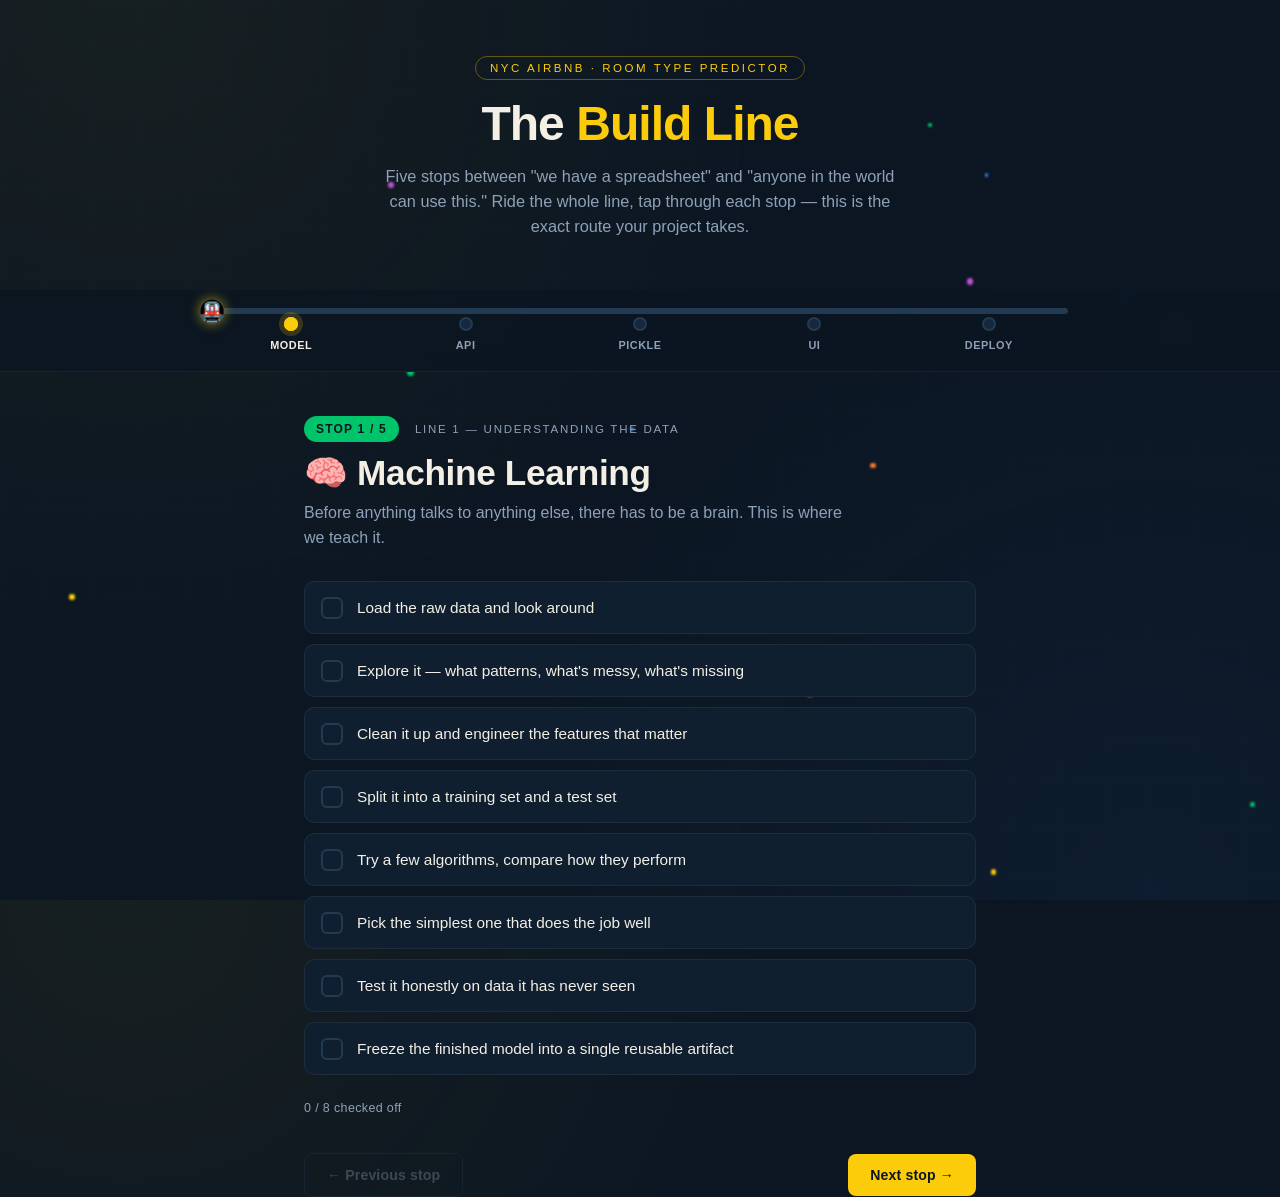
<file: the_build_line_guide.html>
<!DOCTYPE html>
<html lang="en">
<head>
<meta charset="UTF-8">
<meta name="viewport" content="width=device-width, initial-scale=1.0">
<title>The Build Line — From Data to Deployed</title>
<style>

/* ============================================================
   TOKENS
   ============================================================ */
:root{
  --navy:#0b1622;
  --navy-2:#101f30;
  --navy-3:#16283d;
  --paper:#f3efe4;
  --dim:#8ea1b8;
  --rail-color:#233b52;

  --c-ml:#00c46a;
  --c-ml-dim:#0a4a30;
  --c-api:#3b82f6;
  --c-api-dim:#122a56;
  --c-pkl:#c14fd4;
  --c-pkl-dim:#3d1a43;
  --c-ui:#ff7a29;
  --c-ui-dim:#4a2a10;
  --c-deploy:#ef4136;
  --c-deploy-dim:#4a1512;

  --active:#fccc0a;
}

*{box-sizing:border-box;}
html,body{height:100%;}
body{
  margin:0;
  font-family:'Segoe UI', Helvetica, Arial, sans-serif;
  background:
    radial-gradient(circle at 10% 0%, rgba(252,204,10,0.05), transparent 45%),
    radial-gradient(circle at 90% 100%, rgba(59,130,246,0.06), transparent 45%),
    var(--navy);
  color:var(--paper);
  min-height:100%;
  overflow-x:hidden;
  position:relative;
}

/* ambient drifting transit-grid background */
.bg-grid{
  position:fixed;
  inset:0;
  z-index:0;
  pointer-events:none;
  opacity:0.35;
  background-image:
    linear-gradient(rgba(142,161,184,0.06) 1px, transparent 1px),
    linear-gradient(90deg, rgba(142,161,184,0.06) 1px, transparent 1px);
  background-size:46px 46px;
  animation:drift 26s linear infinite;
}
@keyframes drift{
  from{background-position:0 0, 0 0;}
  to{background-position:46px 46px, -46px 46px;}
}
.bg-dot{
  position:fixed;
  z-index:0;
  pointer-events:none;
  border-radius:50%;
  filter:blur(1px);
  animation:glow-float ease-in-out infinite;
}
@keyframes glow-float{
  0%,100%{transform:translateY(0) scale(1); opacity:var(--dot-op,0.5);}
  50%{transform:translateY(-22px) scale(1.15); opacity:calc(var(--dot-op,0.5) * 0.5);}
}
.hero, .linemap-wrap, .stage, .terminus, .foot{position:relative; z-index:1;}

/* ============================================================
   HERO
   ============================================================ */
.hero{
  padding:56px 24px 20px;
  text-align:center;
  max-width:760px;
  margin:0 auto;
}
.hero .eyebrow{
  display:inline-block;
  font-size:0.72rem;
  letter-spacing:0.22em;
  text-transform:uppercase;
  color:var(--active);
  border:1px solid rgba(252,204,10,0.35);
  padding:5px 14px;
  border-radius:999px;
  margin-bottom:18px;
  opacity:0;
  animation:hero-in .6s ease forwards;
}
.hero h1{
  font-size:clamp(1.9rem, 5vw, 3rem);
  line-height:1.08;
  margin:0 0 14px;
  letter-spacing:-0.02em;
  font-weight:800;
  opacity:0;
  animation:hero-in .65s ease forwards .12s;
}
.hero h1 span{
  color:var(--active);
  display:inline-block;
  animation:title-glow 2.4s ease-in-out infinite .8s;
}
@keyframes title-glow{
  0%,100%{text-shadow:0 0 0 rgba(252,204,10,0);}
  50%{text-shadow:0 0 18px rgba(252,204,10,0.5);}
}
.hero p{
  color:var(--dim);
  font-size:1.02rem;
  max-width:520px;
  margin:0 auto;
  line-height:1.55;
  opacity:0;
  animation:hero-in .65s ease forwards .24s;
}
@keyframes hero-in{
  from{opacity:0; transform:translateY(14px);}
  to{opacity:1; transform:translateY(0);}
}

/* ============================================================
   LINE MAP (nav)
   ============================================================ */
.linemap-wrap{
  position:sticky;
  top:0;
  z-index:50;
  background:rgba(11,22,34,0.92);
  backdrop-filter:blur(10px);
  border-bottom:1px solid rgba(255,255,255,0.06);
  padding:18px 0 14px;
  margin-top:30px;
}
.linemap{
  max-width:920px;
  margin:0 auto;
  padding:0 24px;
  position:relative;
}
.track{
  position:relative;
  height:6px;
  background:var(--rail-color);
  border-radius:3px;
  margin:0 8px;
}
.track-fill{
  position:absolute;
  top:0; left:0;
  height:100%;
  border-radius:3px;
  background:linear-gradient(90deg, var(--c-ml), var(--c-api), var(--c-pkl), var(--c-ui), var(--c-deploy));
  width:0%;
  transition:width .55s cubic-bezier(.65,0,.35,1);
  overflow:hidden;
}
.track-fill::after{
  content:"";
  position:absolute;
  inset:0;
  background:linear-gradient(90deg, transparent, rgba(255,255,255,0.55), transparent);
  width:40%;
  animation:shimmer 1.8s ease-in-out infinite;
}
@keyframes shimmer{
  0%{transform:translateX(-120%);}
  100%{transform:translateX(280%);}
}
.train{
  position:absolute;
  top:50%;
  left:0%;
  transform:translate(-50%,-50%);
  font-size:1.4rem;
  transition:left .55s cubic-bezier(.65,0,.35,1);
  filter:drop-shadow(0 0 6px rgba(252,204,10,0.6));
  animation:chug 1.1s ease-in-out infinite;
}
@keyframes chug{
  0%,100%{transform:translate(-50%,-50%) rotate(-3deg) translateY(0);}
  50%{transform:translate(-50%,-50%) rotate(3deg) translateY(-2px);}
}
.puff{
  position:absolute;
  top:50%;
  width:6px; height:6px;
  border-radius:50%;
  background:rgba(252,204,10,0.55);
  pointer-events:none;
  animation:puff-out .6s ease-out forwards;
}
@keyframes puff-out{
  from{opacity:0.7; transform:translate(-50%,-50%) scale(0.6);}
  to{opacity:0; transform:translate(-50%,-180%) scale(2.2);}
}
.stations{
  display:flex;
  justify-content:space-between;
  margin-top:-3px;
  position:relative;
}
.station{
  background:none;
  border:none;
  cursor:pointer;
  display:flex;
  flex-direction:column;
  align-items:center;
  gap:8px;
  padding:6px;
  flex:1;
  color:var(--dim);
  font-family:inherit;
}
.station .dot{
  width:14px;
  height:14px;
  border-radius:50%;
  background:var(--navy-3);
  border:2px solid var(--rail-color);
  transition:all .25s ease;
}
.station .label{
  font-size:0.68rem;
  text-transform:uppercase;
  letter-spacing:0.05em;
  font-weight:600;
  text-align:center;
  transition:color .25s ease;
}
.station.done .dot{background:var(--active); border-color:var(--active); transform:scale(1);}
.station.active .dot{
  background:var(--active);
  border-color:var(--active);
  box-shadow:0 0 0 5px rgba(252,204,10,0.18);
  position:relative;
  animation:dot-pop .35s ease;
}
.station.active .dot::after{
  content:"";
  position:absolute;
  inset:-2px;
  border-radius:50%;
  border:2px solid var(--active);
  animation:ring-pulse 1.6s ease-out infinite;
}
@keyframes ring-pulse{
  0%{transform:scale(1); opacity:0.9;}
  100%{transform:scale(2.6); opacity:0;}
}
@keyframes dot-pop{
  0%{transform:scale(0.6);}
  60%{transform:scale(1.25);}
  100%{transform:scale(1);}
}
.station.active .label{color:var(--paper);}
.station:hover .dot{transform:scale(1.2);}
.station:hover .label{color:var(--paper);}

/* ============================================================
   STAGE (main content)
   ============================================================ */
.stage{
  max-width:720px;
  margin:44px auto 40px;
  padding:0 24px;
}
.stop-card{
  display:none;
  animation:rise .45s ease both;
}
.stop-card.active{display:block;}
@keyframes rise{
  from{opacity:0; transform:translateY(18px);}
  to{opacity:1; transform:translateY(0);}
}

.stop-head{
  display:flex;
  align-items:center;
  gap:16px;
  margin-bottom:6px;
}
.stop-num{
  font-size:0.75rem;
  font-weight:800;
  letter-spacing:0.1em;
  padding:6px 12px;
  border-radius:999px;
  color:var(--navy);
  white-space:nowrap;
  animation:pop-in .4s cubic-bezier(.34,1.56,.64,1) both;
}
@keyframes pop-in{
  from{opacity:0; transform:scale(0.7);}
  to{opacity:1; transform:scale(1);}
}
.stop-line{
  font-size:0.72rem;
  letter-spacing:0.15em;
  text-transform:uppercase;
  color:var(--dim);
}
.stop-title{
  font-size:clamp(1.5rem, 4vw, 2.2rem);
  font-weight:800;
  margin:10px 0 6px;
  letter-spacing:-0.01em;
}
.stop-title .icon-float{
  display:inline-block;
  animation:float-icon 2.6s ease-in-out infinite;
}
@keyframes float-icon{
  0%,100%{transform:translateY(0) rotate(0deg);}
  50%{transform:translateY(-6px) rotate(-6deg);}
}
.stop-tagline{
  color:var(--dim);
  font-size:1rem;
  line-height:1.6;
  margin:0 0 30px;
  max-width:560px;
}

.checklist{
  list-style:none;
  margin:0;
  padding:0;
  display:flex;
  flex-direction:column;
  gap:10px;
}
.checklist li{
  display:flex;
  align-items:flex-start;
  gap:14px;
  background:var(--navy-2);
  border:1px solid rgba(255,255,255,0.06);
  border-radius:10px;
  padding:14px 16px;
  cursor:pointer;
  opacity:0;
  transform:translateX(-10px);
  animation:slide-in .4s ease forwards;
  transition:background .2s ease, border-color .2s ease, transform .15s ease, box-shadow .2s ease;
  user-select:none;
  position:relative;
  overflow:hidden;
}
.checklist li:hover{background:var(--navy-3); transform:translateX(2px);}
.checklist li:active{transform:scale(0.99);}
.checklist li.checked{
  border-color:rgba(252,204,10,0.4);
  animation:check-pop .32s ease;
  opacity:1;
  transform:translateX(0);
}
@keyframes check-pop{
  0%{transform:scale(1);}
  35%{transform:scale(1.015);}
  100%{transform:scale(1);}
}
.checklist li.checked{box-shadow:0 0 0 1px rgba(252,204,10,0.15), 0 6px 16px -8px rgba(252,204,10,0.35);}
.checklist li.checked .text{
  color:var(--dim);
  text-decoration:line-through;
  text-decoration-color:rgba(142,161,184,0.5);
}
.check-box{
  flex:none;
  width:22px;
  height:22px;
  border-radius:6px;
  border:2px solid var(--rail-color);
  display:flex;
  align-items:center;
  justify-content:center;
  font-size:0.8rem;
  font-weight:900;
  color:var(--navy);
  transition:all .18s ease;
  margin-top:1px;
  position:relative;
}
.check-box svg{
  width:13px; height:13px;
  stroke:var(--navy);
  stroke-width:3.5;
  fill:none;
  stroke-linecap:round;
  stroke-linejoin:round;
  stroke-dasharray:20;
  stroke-dashoffset:20;
}
.checklist li.checked .check-box{
  background:var(--active);
  border-color:var(--active);
  transform:scale(1.08) rotate(-4deg);
}
.checklist li.checked .check-box svg{
  animation:draw-check .3s ease .05s forwards;
}
@keyframes draw-check{
  to{stroke-dashoffset:0;}
}
.text{font-size:0.96rem; line-height:1.5;}

@keyframes slide-in{
  to{opacity:1; transform:translateX(0);}
}

.aside-note{
  margin-top:22px;
  padding:14px 16px;
  border-left:3px solid var(--active);
  background:rgba(252,204,10,0.06);
  border-radius:0 8px 8px 0;
  font-size:0.9rem;
  color:var(--paper);
  line-height:1.55;
  display:none;
}
.aside-note.show{display:block;}

.progress-pill{
  margin-top:26px;
  font-size:0.78rem;
  color:var(--dim);
  letter-spacing:0.03em;
}
.progress-pill b{color:var(--paper);}

/* nav buttons */
.stage-nav{
  display:flex;
  justify-content:space-between;
  align-items:center;
  margin-top:38px;
  gap:12px;
}
.btn{
  border:none;
  cursor:pointer;
  font-family:inherit;
  font-weight:700;
  font-size:0.88rem;
  padding:13px 22px;
  border-radius:8px;
  transition:transform .12s ease, background .15s ease, opacity .15s ease;
  letter-spacing:0.01em;
  position:relative;
  overflow:hidden;
}
.btn:active{transform:scale(0.97);}
.btn .ripple{
  position:absolute;
  border-radius:50%;
  background:rgba(255,255,255,0.5);
  transform:scale(0);
  animation:ripple-out .55s ease-out forwards;
  pointer-events:none;
}
@keyframes ripple-out{
  to{transform:scale(1); opacity:0;}
}
.btn-primary{background:var(--active); color:var(--navy);}
.btn-primary:hover{background:#ffd93d;}
.btn-ghost{background:transparent; color:var(--dim); border:1px solid var(--rail-color);}
.btn-ghost:hover{color:var(--paper); border-color:var(--dim);}
.btn:disabled{opacity:0.35; cursor:not-allowed;}

/* ============================================================
   TERMINUS / RECAP SCREEN
   ============================================================ */
.terminus{
  display:none;
  max-width:760px;
  margin:0 auto 60px;
  padding:0 24px;
  text-align:center;
  animation:rise .5s ease both;
}
.terminus.active{display:block;}
.terminus h2{
  font-size:clamp(1.7rem,4.5vw,2.5rem);
  margin:0 0 10px;
  font-weight:800;
  animation:trophy-bounce .7s cubic-bezier(.34,1.56,.64,1) both;
}
@keyframes trophy-bounce{
  0%{opacity:0; transform:translateY(-16px) scale(0.8);}
  60%{opacity:1; transform:translateY(4px) scale(1.06);}
  100%{transform:translateY(0) scale(1);}
}
.terminus p.sub{color:var(--dim); margin:0 0 34px; font-size:1rem;}
.recap-grid{
  display:grid;
  grid-template-columns:repeat(5,1fr);
  gap:10px;
  margin-bottom:32px;
}
.recap-item{
  padding:16px 8px;
  border-radius:10px;
  background:var(--navy-2);
  border:1px solid rgba(255,255,255,0.06);
  border-top:3px solid var(--stop-color, var(--active));
}
.recap-item .ic{font-size:1.3rem; margin-bottom:6px;}
.recap-item .t{font-size:0.72rem; font-weight:700; letter-spacing:0.02em;}
.confetti{
  position:fixed;
  top:-20px;
  width:8px; height:14px;
  opacity:0.9;
  border-radius:2px;
  animation:fall linear forwards;
  z-index:99;
}
@keyframes fall{
  to{transform:translateY(105vh) rotate(540deg); opacity:0.3;}
}

/* footer */
.foot{
  text-align:center;
  color:var(--dim);
  font-size:0.78rem;
  padding:20px 24px 50px;
  letter-spacing:0.02em;
}

@media(max-width:640px){
  .recap-grid{grid-template-columns:repeat(3,1fr);}
  .stations .label{font-size:0.58rem;}
  .linemap{padding:0 12px;}
}
@media(max-width:420px){
  .recap-grid{grid-template-columns:repeat(2,1fr);}
}
</style>
</head>
<body>

<div class="bg-grid"></div>
<div id="bgDots"></div>

<div class="hero">
  <span class="eyebrow">NYC Airbnb · Room Type Predictor</span>
  <h1>The <span>Build Line</span></h1>
  <p>Five stops between "we have a spreadsheet" and "anyone in the world can use this."
  Ride the whole line, tap through each stop — this is the exact route your project takes.</p>
</div>

<div class="linemap-wrap">
  <div class="linemap">
    <div class="track">
      <div class="track-fill" id="trackFill"></div>
      <div class="train" id="train">🚇</div>
    </div>
    <div class="stations" id="stations"></div>
  </div>
</div>

<div class="stage" id="stage"></div>

<div class="terminus" id="terminus">
  <h2>🏁 End of the Line</h2>
  <p class="sub">That's the whole route — data to a link anyone can open. Here's the map you just rode.</p>
  <div class="recap-grid" id="recapGrid"></div>
  <button class="btn btn-primary" onclick="restart()">Ride it again</button>
</div>


<script>
/* ============================================================
   DATA — the five stops
   ============================================================ */
const STOPS = [
  {
    key:"ml",
    label:"Model",
    icon:"🧠",
    color:"var(--c-ml)",
    colorDim:"var(--c-ml-dim)",
    line:"Line 1 — Understanding the Data",
    title:"Machine Learning",
    tagline:"Before anything talks to anything else, there has to be a brain. This is where we teach it.",
    items:[
      "Load the raw data and look around",
      "Explore it — what patterns, what's messy, what's missing",
      "Clean it up and engineer the features that matter",
      "Split it into a training set and a test set",
      "Try a few algorithms, compare how they perform",
      "Pick the simplest one that does the job well",
      "Test it honestly on data it has never seen",
      "Freeze the finished model into a single reusable artifact"
    ],
    note:"By the end of this stop, we're not writing ML code anymore — we have one saved, trained brain, ready to be used."
  },
  {
    key:"api",
    label:"API",
    icon:"⚡",
    color:"var(--c-api)",
    colorDim:"var(--c-api-dim)",
    line:"Line 2 — Giving It a Voice",
    title:"FastAPI",
    tagline:"A trained model sitting on a laptop is useless to the world. FastAPI gives it a door anyone can knock on.",
    items:[
      "Spin up a lightweight web server",
      "Load the saved model into memory, once, at startup",
      "Define exactly what a valid request should look like",
      "Open an endpoint that accepts listing details",
      "Model predicts behind the scenes",
      "Server hands back the answer as clean JSON"
    ],
    note:"This is the layer that turns \"a model in a folder\" into \"a service anything can talk to\" — a website, an app, another API."
  },
  {
    key:"pkl",
    label:"Pickle",
    icon:"🧊",
    color:"var(--c-pkl)",
    colorDim:"var(--c-pkl-dim)",
    line:"Line 3 — Freezing the Brain",
    title:"Python Pickle / Joblib",
    tagline:"Training takes minutes. Answering a question should take milliseconds. This is why.",
    items:[
      "We never want to retrain the model every single time it's needed",
      "So the trained pipeline gets frozen into one portable file",
      "That frozen file gets loaded instantly when the API starts",
      "Same model, same preprocessing, identical result every time",
      "This is the trick that makes predictions feel instant"
    ],
    note:"Think of it as a photograph of a fully-trained brain — no re-learning, just recall."
  },
  {
    key:"ui",
    label:"UI",
    icon:"🎨",
    color:"var(--c-ui)",
    colorDim:"var(--c-ui-dim)",
    line:"Line 4 — Giving It a Face",
    title:"The Interface",
    tagline:"People don't talk to APIs. They click buttons. So the model needs a face.",
    items:[
      "Build a simple interface with HTML, CSS and JavaScript",
      "As ML engineers, our job isn't to be designers",
      "So we lean on AI to design and build that interface for us",
      "Then we just plug it into the API we already built"
    ],
    note:"Keep this stop short on purpose — the interesting engineering already happened at the first three stops."
  },
  {
    key:"deploy",
    label:"Deploy",
    icon:"🚀",
    color:"var(--c-deploy)",
    colorDim:"var(--c-deploy-dim)",
    line:"Line 5 — Going Live",
    title:"Deployment on Render",
    tagline:"Everything works on localhost. The last stop is making it work for everyone else, too.",
    items:[
      "There are two different pieces, so they get two different homes",
      "The interface (HTML, CSS, JS) deploys as a Static Site",
      "The API and model deploy as a Web Service",
      "Connect the project, and Render builds and deploys it automatically",
      "The result: a live link — not just something running on your laptop"
    ],
    note:"This is the moment the project stops being \"a notebook\" and becomes \"a product.\""
  }
];

let current = 0;
const checkedState = STOPS.map(s => new Array(s.items.length).fill(false));

/* ============================================================
   AMBIENT BACKGROUND PARTICLES
   ============================================================ */
(function spawnBgDots(){
  const wrap = document.getElementById("bgDots");
  const glowColors = ["#fccc0a","#00c46a","#3b82f6","#c14fd4","#ff7a29"];
  for(let i=0;i<16;i++){
    const d = document.createElement("div");
    d.className = "bg-dot";
    const size = 3 + Math.random()*5;
    d.style.width = size+"px";
    d.style.height = size+"px";
    d.style.left = Math.random()*100+"vw";
    d.style.top = Math.random()*100+"vh";
    d.style.background = glowColors[Math.floor(Math.random()*glowColors.length)];
    d.style.setProperty("--dot-op", (0.2+Math.random()*0.35).toFixed(2));
    d.style.animationDuration = (5+Math.random()*6)+"s";
    d.style.animationDelay = (Math.random()*4)+"s";
    wrap.appendChild(d);
  }
})();

/* ripple effect on every .btn */
document.addEventListener("click", (e)=>{
  const btn = e.target.closest(".btn");
  if(!btn) return;
  const rect = btn.getBoundingClientRect();
  const size = Math.max(rect.width, rect.height) * 1.6;
  const ripple = document.createElement("span");
  ripple.className = "ripple";
  ripple.style.width = ripple.style.height = size+"px";
  ripple.style.left = (e.clientX - rect.left - size/2)+"px";
  ripple.style.top = (e.clientY - rect.top - size/2)+"px";
  btn.appendChild(ripple);
  setTimeout(()=>ripple.remove(), 600);
});

/* count-up animation for a text node like "3 / 8" */
function animateCount(el, from, to, suffix){
  const dur = 320;
  const start = performance.now();
  function tick(now){
    const p = Math.min(1, (now-start)/dur);
    const val = Math.round(from + (to-from)*p);
    el.innerHTML = `<b>${val}</b>${suffix}`;
    if(p<1) requestAnimationFrame(tick);
  }
  requestAnimationFrame(tick);
}

/* small puffs emitted from the train while it travels */
function emitPuffs(){
  const track = document.querySelector(".track");
  const trainEl = document.getElementById("train");
  let ticks = 0;
  const iv = setInterval(()=>{
    const rect = trainEl.getBoundingClientRect();
    const trackRect = track.getBoundingClientRect();
    const puff = document.createElement("div");
    puff.className = "puff";
    puff.style.left = (rect.left - trackRect.left + rect.width/2)+"px";
    track.appendChild(puff);
    setTimeout(()=>puff.remove(), 650);
    ticks++;
    if(ticks>5) clearInterval(iv);
  }, 90);
}

/* ============================================================
   BUILD STATIONS
   ============================================================ */
const stationsEl = document.getElementById("stations");
STOPS.forEach((s, i)=>{
  const btn = document.createElement("button");
  btn.className = "station";
  btn.innerHTML = `<span class="dot"></span><span class="label">${s.label}</span>`;
  btn.addEventListener("click", ()=> goTo(i));
  stationsEl.appendChild(btn);
});

/* ============================================================
   BUILD STOP CARDS
   ============================================================ */
const stage = document.getElementById("stage");
STOPS.forEach((s, i)=>{
  const card = document.createElement("div");
  card.className = "stop-card";
  card.id = "card-"+i;

  const itemsHtml = s.items.map((txt, j)=>`
    <li data-i="${j}" style="animation-delay:${j*0.05}s">
      <span class="check-box"><svg viewBox="0 0 16 16"><polyline points="3,8 6.5,12 13,4"/></svg></span>
      <span class="text">${txt}</span>
    </li>`).join("");

  card.innerHTML = `
    <div class="stop-head">
      <span class="stop-num" style="background:${s.color}">STOP ${i+1} / ${STOPS.length}</span>
      <span class="stop-line">${s.line}</span>
    </div>
    <h2 class="stop-title"><span class="icon-float">${s.icon}</span> ${s.title}</h2>
    <p class="stop-tagline">${s.tagline}</p>
    <ul class="checklist" id="list-${i}">${itemsHtml}</ul>
    <div class="aside-note" id="note-${i}">💡 ${s.note}</div>
    <div class="progress-pill" id="pill-${i}">0 / ${s.items.length} checked off</div>
    <div class="stage-nav">
      <button class="btn btn-ghost" id="prevBtn-${i}">← Previous stop</button>
      <button class="btn btn-primary" id="nextBtn-${i}">Next stop →</button>
    </div>
  `;
  stage.appendChild(card);
});

/* checklist click handling */
STOPS.forEach((s,i)=>{
  const list = document.getElementById("list-"+i);
  list.querySelectorAll("li").forEach(li=>{
    li.addEventListener("click", ()=>{
      const j = +li.dataset.i;
      checkedState[i][j] = !checkedState[i][j];
      li.classList.toggle("checked", checkedState[i][j]);
      const checkedCount = checkedState[i].filter(Boolean).length;
      const prevCount = checkedState[i][j] ? checkedCount - 1 : checkedCount + 1;
      const pillEl = document.getElementById("pill-"+i);
      animateCount(pillEl, prevCount, checkedCount, ` / ${s.items.length} checked off`);
      if(checkedCount === s.items.length){
        document.getElementById("note-"+i).classList.add("show");
      }
    });
  });
  document.getElementById("prevBtn-"+i).addEventListener("click", ()=> goTo(i-1));
  document.getElementById("nextBtn-"+i).addEventListener("click", ()=>{
    if(i === STOPS.length-1){ showTerminus(); } else { goTo(i+1); }
  });
});

/* ============================================================
   NAVIGATION
   ============================================================ */
function render(){
  document.getElementById("terminus").classList.remove("active");
  document.querySelectorAll(".stop-card").forEach((c,idx)=>{
    c.classList.toggle("active", idx===current);
  });
  document.querySelectorAll(".station").forEach((st,idx)=>{
    st.classList.toggle("active", idx===current);
    st.classList.toggle("done", idx<current);
  });
  document.getElementById("prevBtn-"+current) && (document.getElementById("prevBtn-"+current).disabled = current===0);

  const pct = (current/(STOPS.length-1))*100;
  document.getElementById("trackFill").style.width = pct+"%";
  document.getElementById("train").style.left = pct+"%";
  emitPuffs();

  window.scrollTo({top:0, behavior:"smooth"});
}

function goTo(i){
  if(i<0) i=0;
  if(i>STOPS.length-1) i=STOPS.length-1;
  current = i;
  render();
}

function showTerminus(){
  document.querySelectorAll(".stop-card").forEach(c=>c.classList.remove("active"));
  document.querySelectorAll(".station").forEach(st=>st.classList.add("done"));
  document.getElementById("trackFill").style.width = "100%";
  document.getElementById("train").style.left = "100%";
  document.getElementById("terminus").classList.add("active");
  buildRecap();
  launchConfetti();
  window.scrollTo({top:0, behavior:"smooth"});
}

function restart(){
  current = 0;
  checkedState.forEach(arr=>arr.fill(false));
  document.querySelectorAll(".checklist li").forEach(li=>li.classList.remove("checked"));
  document.querySelectorAll(".aside-note").forEach(n=>n.classList.remove("show"));
  STOPS.forEach((s,i)=>{
    document.getElementById("pill-"+i).innerHTML = `0 / ${s.items.length} checked off`;
  });
  render();
}

function buildRecap(){
  const grid = document.getElementById("recapGrid");
  grid.innerHTML = STOPS.map((s,i)=>`
    <div class="recap-item" style="--stop-color:${s.color}; opacity:0; animation:pop-in .4s cubic-bezier(.34,1.56,.64,1) forwards; animation-delay:${0.15 + i*0.09}s">
      <div class="ic">${s.icon}</div>
      <div class="t">${s.title}</div>
    </div>
  `).join("");
}

function launchConfetti(){
  const colors = ["#fccc0a","#00c46a","#3b82f6","#c14fd4","#ff7a29","#ef4136"];
  for(let i=0;i<60;i++){
    const el = document.createElement("div");
    el.className = "confetti";
    el.style.left = Math.random()*100+"vw";
    el.style.background = colors[Math.floor(Math.random()*colors.length)];
    el.style.animationDuration = (2.5+Math.random()*1.8)+"s";
    el.style.animationDelay = (Math.random()*0.4)+"s";
    document.body.appendChild(el);
    setTimeout(()=>el.remove(), 5000);
  }
}

/* keyboard nav */
document.addEventListener("keydown", (e)=>{
  if(document.getElementById("terminus").classList.contains("active")) return;
  if(e.key === "ArrowRight"){
    if(current === STOPS.length-1) showTerminus(); else goTo(current+1);
  }
  if(e.key === "ArrowLeft") goTo(current-1);
});

render();
</script>
</body>
</html>
</file>
